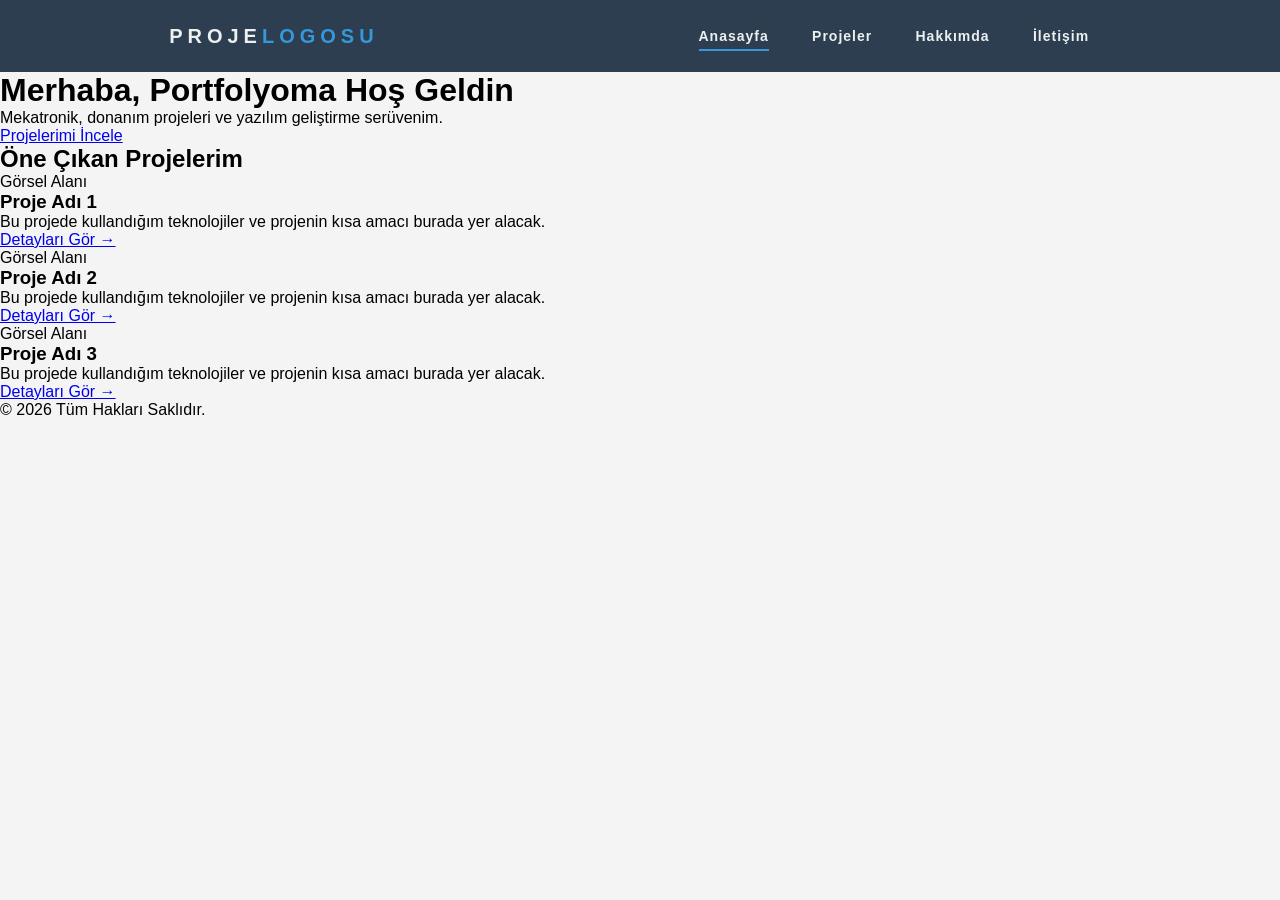
<file: index.html>
<!DOCTYPE html>
<html lang="tr">
<head>
    <meta charset="UTF-8">
    <meta name="viewport" content="width=device-width, initial-scale=1.0">
    <title>Kişisel Portfolyo</title>
    <link rel="stylesheet" href="style.css">
</head>
<body>

    <nav class="navbar">
        <div class="logo">PROJE<span>LOGOSU</span></div>
        <ul class="nav-links">
            <li><a href="#" class="active">Anasayfa</a></li>
            <li><a href="projeler">Projeler</a></li>
            <li><a href="hakkimda">Hakkımda</a></li>
            <li><a href="iletisim">İletişim</a></li>
        </ul>
        <div class="burger">
            <div class="line1"></div>
            <div class="line2"></div>
            <div class="line3"></div>
        </div>
    </nav>

    <header class="hero" id="anasayfa">
        <div class="hero-content">
            <h1>Merhaba, Portfolyoma Hoş Geldin</h1>
            <p>Mekatronik, donanım projeleri ve yazılım geliştirme serüvenim.</p>
            <a href="#projeler" class="btn">Projelerimi İncele</a>
        </div>
    </header>

    <section class="projects-section" id="projeler">
        <h2>Öne Çıkan Projelerim</h2>
        <div class="project-grid">
            
            <div class="project-card">
                <div class="project-image">Görsel Alanı</div>
                <div class="project-info">
                    <h3>Proje Adı 1</h3>
                    <p>Bu projede kullandığım teknolojiler ve projenin kısa amacı burada yer alacak.</p>
                    <a href="#" class="project-link">Detayları Gör &rarr;</a>
                </div>
            </div>

            <div class="project-card">
                <div class="project-image">Görsel Alanı</div>
                <div class="project-info">
                    <h3>Proje Adı 2</h3>
                    <p>Bu projede kullandığım teknolojiler ve projenin kısa amacı burada yer alacak.</p>
                    <a href="#" class="project-link">Detayları Gör &rarr;</a>
                </div>
            </div>

            <div class="project-card">
                <div class="project-image">Görsel Alanı</div>
                <div class="project-info">
                    <h3>Proje Adı 3</h3>
                    <p>Bu projede kullandığım teknolojiler ve projenin kısa amacı burada yer alacak.</p>
                    <a href="#" class="project-link">Detayları Gör &rarr;</a>
                </div>
            </div>

        </div>
    </section>

    <footer>
        <p>&copy; 2026 Tüm Hakları Saklıdır.</p>
    </footer>

</body>
</html>
</file>
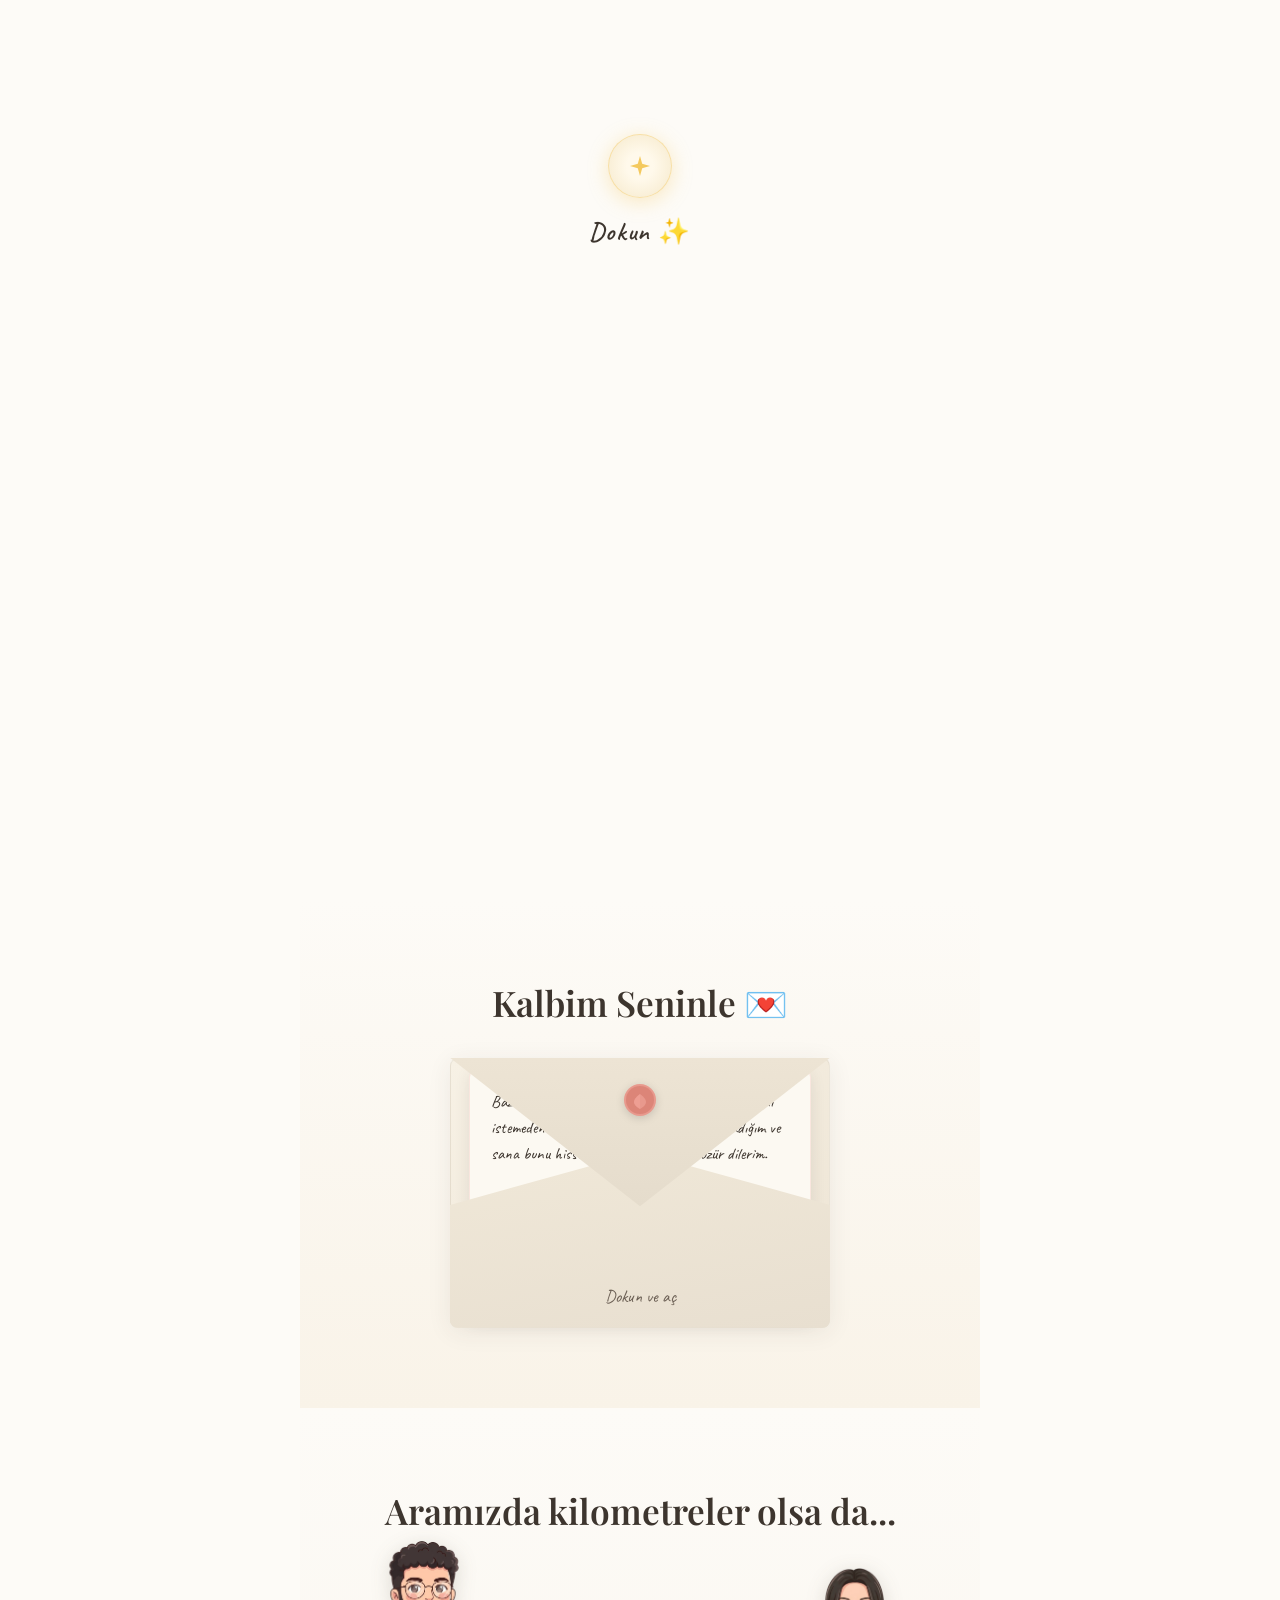
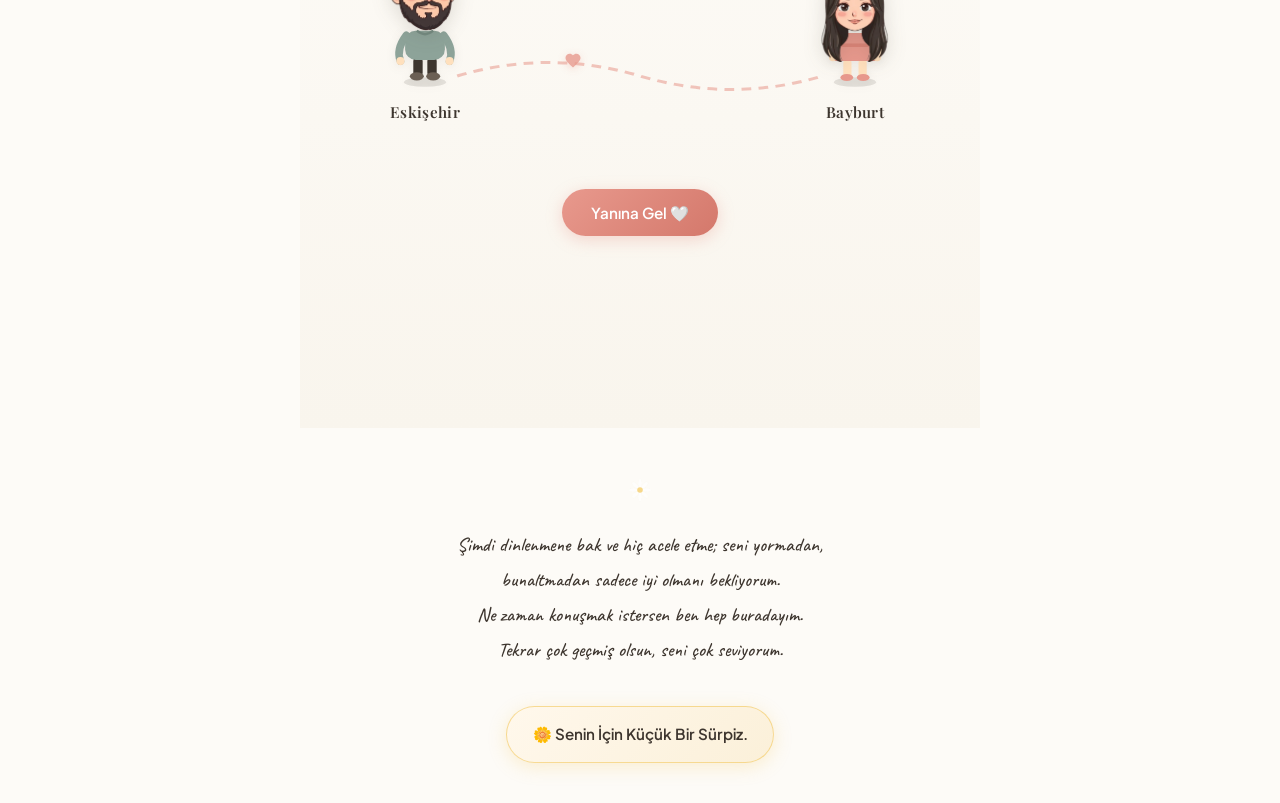
<file: seninicin/index.html>
<!DOCTYPE html>
<html lang="tr">
<head>
  <meta charset="UTF-8">
  <meta name="viewport" content="width=device-width, initial-scale=1.0, viewport-fit=cover">
  <meta name="theme-color" content="#FDFBF7">
  <title>SENİ SEVİYORUM🌼</title>
  <link rel="preconnect" href="https://fonts.googleapis.com">
  <link rel="preconnect" href="https://fonts.gstatic.com" crossorigin>
  <link href="https://fonts.googleapis.com/css2?family=Caveat:wght@400;600&family=Playfair+Display:ital,wght@0,400;0,600;0,700;1,400;1,600&family=Plus+Jakarta+Sans:wght@300;400;500;600&display=swap" rel="stylesheet">
  <link rel="stylesheet" href="style.css">
</head>
<body>

  <!-- ═══════════════ BÖLÜM 1: Açılış Ekranı ═══════════════ -->
  <section id="hero" class="hero">
    <div class="hero-inner">
      <!-- Dokun İpucu (Başlangıç ekranı) -->
      <div class="tap-cue" id="tapCue">
        <div class="tap-circle">
          <svg class="tap-sparkle" width="24" height="24" viewBox="0 0 24 24" fill="none">
            <path d="M12 2L14.2 9.8L22 12L14.2 14.2L12 22L9.8 14.2L2 12L9.8 9.8L12 2Z" fill="#F4C95D"/>
          </svg>
        </div>
        <p class="tap-text">Dokun ✨</p>
      </div>

      <!-- Çiçek Buketi (Papatyalar + Unutma Beni Çiçekleri) -->
      <div class="daisy-container" id="daisyContainer">
        <div class="bouquet-wrapper" id="bouquetWrapper">
          <svg class="daisy-bouquet" viewBox="0 0 340 400" xmlns="http://www.w3.org/2000/svg">
            <!-- Saplar & Yeşillikler -->
            <path d="M170 390 Q130 310 110 240" stroke="#8DA399" stroke-width="3.5" fill="none" stroke-linecap="round"/>
            <path d="M170 390 Q150 290 140 200" stroke="#8DA399" stroke-width="3.5" fill="none" stroke-linecap="round"/>
            <path d="M170 390 Q170 280 170 170" stroke="#8DA399" stroke-width="3.5" fill="none" stroke-linecap="round"/>
            <path d="M170 390 Q190 290 205 200" stroke="#8DA399" stroke-width="3.5" fill="none" stroke-linecap="round"/>
            <path d="M170 390 Q210 310 230 240" stroke="#8DA399" stroke-width="3.5" fill="none" stroke-linecap="round"/>
            
            <!-- Yan yeşil yaprak dalları -->
            <path d="M140 330 Q90 300 95 270" stroke="#8DA399" stroke-width="2.5" fill="#A8C5A055" stroke-linecap="round"/>
            <path d="M200 320 Q250 290 245 260" stroke="#8DA399" stroke-width="2.5" fill="#A8C5A055" stroke-linecap="round"/>
            <path d="M150 270 Q110 240 120 215" stroke="#8DA399" stroke-width="2" fill="#A8C5A044" stroke-linecap="round"/>
            <path d="M190 260 Q230 230 220 205" stroke="#8DA399" stroke-width="2" fill="#A8C5A044" stroke-linecap="round"/>

            <!-- Bağcık/Kurdele detayı -->
            <ellipse cx="170" cy="355" rx="14" ry="7" fill="#E8998D" opacity="0.8"/>
            <path d="M165 358 Q155 380 150 395" stroke="#E8998D" stroke-width="2.5" fill="none" stroke-linecap="round"/>
            <path d="M175 358 Q185 380 190 395" stroke="#E8998D" stroke-width="2.5" fill="none" stroke-linecap="round"/>

            <!-- ═══════ UNUTMA BENİ ÇİÇEKLERİ (Forget-me-not - Mavi Kır Çiçekleri) ═══════ -->
            <!-- Mavi Çiçek 1 (sol alt ara) -->
            <g class="forget-me-not flower-sway-2" transform="translate(100, 260)">
              <circle cx="0" cy="-6" r="4" fill="#6EA8FE"/>
              <circle cx="5.7" cy="-1.8" r="4" fill="#6EA8FE"/>
              <circle cx="3.5" cy="4.8" r="4" fill="#6EA8FE"/>
              <circle cx="-3.5" cy="4.8" r="4" fill="#6EA8FE"/>
              <circle cx="-5.7" cy="-1.8" r="4" fill="#6EA8FE"/>
              <circle cx="0" cy="0" r="2.2" fill="#FFE066"/>
              <circle cx="0" cy="0" r="0.8" fill="#FFFFFF"/>
            </g>

            <!-- Mavi Çiçek 2 (sol üst ara) -->
            <g class="forget-me-not flower-sway-1" transform="translate(125, 175)">
              <circle cx="0" cy="-5.5" r="3.6" fill="#74B0FF"/>
              <circle cx="5.2" cy="-1.7" r="3.6" fill="#74B0FF"/>
              <circle cx="3.2" cy="4.4" r="3.6" fill="#74B0FF"/>
              <circle cx="-3.2" cy="4.4" r="3.6" fill="#74B0FF"/>
              <circle cx="-5.2" cy="-1.7" r="3.6" fill="#74B0FF"/>
              <circle cx="0" cy="0" r="2" fill="#FFE066"/>
              <circle cx="0" cy="0" r="0.7" fill="#FFFFFF"/>
            </g>

            <!-- Mavi Çiçek 3 (merkez ara) -->
            <g class="forget-me-not flower-sway-3" transform="translate(172, 215)">
              <circle cx="0" cy="-5" r="3.4" fill="#6499F0"/>
              <circle cx="4.8" cy="-1.5" r="3.4" fill="#6499F0"/>
              <circle cx="3" cy="4.1" r="3.4" fill="#6499F0"/>
              <circle cx="-3" cy="4.1" r="3.4" fill="#6499F0"/>
              <circle cx="-4.8" cy="-1.5" r="3.4" fill="#6499F0"/>
              <circle cx="0" cy="0" r="1.8" fill="#FFE066"/>
              <circle cx="0" cy="0" r="0.6" fill="#FFFFFF"/>
            </g>

            <!-- Mavi Çiçek 4 (sağ alt ara) -->
            <g class="forget-me-not flower-sway-2" transform="translate(245, 260)">
              <circle cx="0" cy="-6" r="4" fill="#6EA8FE"/>
              <circle cx="5.7" cy="-1.8" r="4" fill="#6EA8FE"/>
              <circle cx="3.5" cy="4.8" r="4" fill="#6EA8FE"/>
              <circle cx="-3.5" cy="4.8" r="4" fill="#6EA8FE"/>
              <circle cx="-5.7" cy="-1.8" r="4" fill="#6EA8FE"/>
              <circle cx="0" cy="0" r="2.2" fill="#FFE066"/>
              <circle cx="0" cy="0" r="0.8" fill="#FFFFFF"/>
            </g>

            <!-- Mavi Çiçek 5 (sağ üst ara) -->
            <g class="forget-me-not flower-sway-1" transform="translate(215, 175)">
              <circle cx="0" cy="-5.5" r="3.6" fill="#74B0FF"/>
              <circle cx="5.2" cy="-1.7" r="3.6" fill="#74B0FF"/>
              <circle cx="3.2" cy="4.4" r="3.6" fill="#74B0FF"/>
              <circle cx="-3.2" cy="4.4" r="3.6" fill="#74B0FF"/>
              <circle cx="-5.2" cy="-1.7" r="3.6" fill="#74B0FF"/>
              <circle cx="0" cy="0" r="2" fill="#FFE066"/>
              <circle cx="0" cy="0" r="0.7" fill="#FFFFFF"/>
            </g>

            <!-- ═══════ PAPATYALAR (5 Adet zengin ve dolgun) ═══════ -->
            <!-- Papatya 1 (En Sol) -->
            <g transform="translate(110, 240)">
              <g class="flower-sway flower-sway-1">
                <ellipse cx="0" cy="-20" rx="6" ry="13" fill="#FFFDF9" stroke="#E8DFD0" stroke-width="0.5" transform="rotate(0)"/>
                <ellipse cx="0" cy="-20" rx="6" ry="13" fill="#FFFDF9" stroke="#E8DFD0" stroke-width="0.5" transform="rotate(30)"/>
                <ellipse cx="0" cy="-20" rx="6" ry="13" fill="#FFFDF9" stroke="#E8DFD0" stroke-width="0.5" transform="rotate(60)"/>
                <ellipse cx="0" cy="-20" rx="6" ry="13" fill="#FFFDF9" stroke="#E8DFD0" stroke-width="0.5" transform="rotate(90)"/>
                <ellipse cx="0" cy="-20" rx="6" ry="13" fill="#FFFDF9" stroke="#E8DFD0" stroke-width="0.5" transform="rotate(120)"/>
                <ellipse cx="0" cy="-20" rx="6" ry="13" fill="#FFFDF9" stroke="#E8DFD0" stroke-width="0.5" transform="rotate(150)"/>
                <ellipse cx="0" cy="-20" rx="6" ry="13" fill="#FFFDF9" stroke="#E8DFD0" stroke-width="0.5" transform="rotate(180)"/>
                <ellipse cx="0" cy="-20" rx="6" ry="13" fill="#FFFDF9" stroke="#E8DFD0" stroke-width="0.5" transform="rotate(210)"/>
                <ellipse cx="0" cy="-20" rx="6" ry="13" fill="#FFFDF9" stroke="#E8DFD0" stroke-width="0.5" transform="rotate(240)"/>
                <ellipse cx="0" cy="-20" rx="6" ry="13" fill="#FFFDF9" stroke="#E8DFD0" stroke-width="0.5" transform="rotate(270)"/>
                <ellipse cx="0" cy="-20" rx="6" ry="13" fill="#FFFDF9" stroke="#E8DFD0" stroke-width="0.5" transform="rotate(300)"/>
                <ellipse cx="0" cy="-20" rx="6" ry="13" fill="#FFFDF9" stroke="#E8DFD0" stroke-width="0.5" transform="rotate(330)"/>
                <circle cx="0" cy="0" r="9.5" fill="#F4C95D"/>
                <circle cx="-2" cy="-2" r="1.6" fill="#E8B84D" opacity="0.6"/>
              </g>
            </g>

            <!-- Papatya 2 (Sol Orta) -->
            <g transform="translate(140, 200)">
              <g class="flower-sway flower-sway-2">
                <ellipse cx="0" cy="-23" rx="7" ry="15" fill="#FFFDF9" stroke="#E8DFD0" stroke-width="0.5" transform="rotate(0)"/>
                <ellipse cx="0" cy="-23" rx="7" ry="15" fill="#FFFDF9" stroke="#E8DFD0" stroke-width="0.5" transform="rotate(30)"/>
                <ellipse cx="0" cy="-23" rx="7" ry="15" fill="#FFFDF9" stroke="#E8DFD0" stroke-width="0.5" transform="rotate(60)"/>
                <ellipse cx="0" cy="-23" rx="7" ry="15" fill="#FFFDF9" stroke="#E8DFD0" stroke-width="0.5" transform="rotate(90)"/>
                <ellipse cx="0" cy="-23" rx="7" ry="15" fill="#FFFDF9" stroke="#E8DFD0" stroke-width="0.5" transform="rotate(120)"/>
                <ellipse cx="0" cy="-23" rx="7" ry="15" fill="#FFFDF9" stroke="#E8DFD0" stroke-width="0.5" transform="rotate(150)"/>
                <ellipse cx="0" cy="-23" rx="7" ry="15" fill="#FFFDF9" stroke="#E8DFD0" stroke-width="0.5" transform="rotate(180)"/>
                <ellipse cx="0" cy="-23" rx="7" ry="15" fill="#FFFDF9" stroke="#E8DFD0" stroke-width="0.5" transform="rotate(210)"/>
                <ellipse cx="0" cy="-23" rx="7" ry="15" fill="#FFFDF9" stroke="#E8DFD0" stroke-width="0.5" transform="rotate(240)"/>
                <ellipse cx="0" cy="-23" rx="7" ry="15" fill="#FFFDF9" stroke="#E8DFD0" stroke-width="0.5" transform="rotate(270)"/>
                <ellipse cx="0" cy="-23" rx="7" ry="15" fill="#FFFDF9" stroke="#E8DFD0" stroke-width="0.5" transform="rotate(300)"/>
                <ellipse cx="0" cy="-23" rx="7" ry="15" fill="#FFFDF9" stroke="#E8DFD0" stroke-width="0.5" transform="rotate(330)"/>
                <circle cx="0" cy="0" r="11" fill="#F4C95D"/>
                <circle cx="-3" cy="-2" r="2" fill="#E8B84D" opacity="0.6"/>
              </g>
            </g>

            <!-- Papatya 3 (En Üst Merkez - En Büyük) -->
            <g transform="translate(170, 160)">
              <g class="flower-sway flower-sway-3">
                <ellipse cx="0" cy="-26" rx="8" ry="17" fill="#FFFFFF" stroke="#E8DFD0" stroke-width="0.5" transform="rotate(0)"/>
                <ellipse cx="0" cy="-26" rx="8" ry="17" fill="#FFFFFF" stroke="#E8DFD0" stroke-width="0.5" transform="rotate(30)"/>
                <ellipse cx="0" cy="-26" rx="8" ry="17" fill="#FFFFFF" stroke="#E8DFD0" stroke-width="0.5" transform="rotate(60)"/>
                <ellipse cx="0" cy="-26" rx="8" ry="17" fill="#FFFFFF" stroke="#E8DFD0" stroke-width="0.5" transform="rotate(90)"/>
                <ellipse cx="0" cy="-26" rx="8" ry="17" fill="#FFFFFF" stroke="#E8DFD0" stroke-width="0.5" transform="rotate(120)"/>
                <ellipse cx="0" cy="-26" rx="8" ry="17" fill="#FFFFFF" stroke="#E8DFD0" stroke-width="0.5" transform="rotate(150)"/>
                <ellipse cx="0" cy="-26" rx="8" ry="17" fill="#FFFFFF" stroke="#E8DFD0" stroke-width="0.5" transform="rotate(180)"/>
                <ellipse cx="0" cy="-26" rx="8" ry="17" fill="#FFFFFF" stroke="#E8DFD0" stroke-width="0.5" transform="rotate(210)"/>
                <ellipse cx="0" cy="-26" rx="8" ry="17" fill="#FFFFFF" stroke="#E8DFD0" stroke-width="0.5" transform="rotate(240)"/>
                <ellipse cx="0" cy="-26" rx="8" ry="17" fill="#FFFFFF" stroke="#E8DFD0" stroke-width="0.5" transform="rotate(270)"/>
                <ellipse cx="0" cy="-26" rx="8" ry="17" fill="#FFFFFF" stroke="#E8DFD0" stroke-width="0.5" transform="rotate(300)"/>
                <ellipse cx="0" cy="-26" rx="8" ry="17" fill="#FFFFFF" stroke="#E8DFD0" stroke-width="0.5" transform="rotate(330)"/>
                <circle cx="0" cy="0" r="13" fill="#F4C95D"/>
                <circle cx="-4" cy="-3" r="2.4" fill="#E8B84D" opacity="0.6"/>
              </g>
            </g>

            <!-- Papatya 4 (Sağ Orta) -->
            <g transform="translate(205, 200)">
              <g class="flower-sway flower-sway-1">
                <ellipse cx="0" cy="-23" rx="7" ry="15" fill="#FFFDF9" stroke="#E8DFD0" stroke-width="0.5" transform="rotate(0)"/>
                <ellipse cx="0" cy="-23" rx="7" ry="15" fill="#FFFDF9" stroke="#E8DFD0" stroke-width="0.5" transform="rotate(30)"/>
                <ellipse cx="0" cy="-23" rx="7" ry="15" fill="#FFFDF9" stroke="#E8DFD0" stroke-width="0.5" transform="rotate(60)"/>
                <ellipse cx="0" cy="-23" rx="7" ry="15" fill="#FFFDF9" stroke="#E8DFD0" stroke-width="0.5" transform="rotate(90)"/>
                <ellipse cx="0" cy="-23" rx="7" ry="15" fill="#FFFDF9" stroke="#E8DFD0" stroke-width="0.5" transform="rotate(120)"/>
                <ellipse cx="0" cy="-23" rx="7" ry="15" fill="#FFFDF9" stroke="#E8DFD0" stroke-width="0.5" transform="rotate(150)"/>
                <ellipse cx="0" cy="-23" rx="7" ry="15" fill="#FFFDF9" stroke="#E8DFD0" stroke-width="0.5" transform="rotate(180)"/>
                <ellipse cx="0" cy="-23" rx="7" ry="15" fill="#FFFDF9" stroke="#E8DFD0" stroke-width="0.5" transform="rotate(210)"/>
                <ellipse cx="0" cy="-23" rx="7" ry="15" fill="#FFFDF9" stroke="#E8DFD0" stroke-width="0.5" transform="rotate(240)"/>
                <ellipse cx="0" cy="-23" rx="7" ry="15" fill="#FFFDF9" stroke="#E8DFD0" stroke-width="0.5" transform="rotate(270)"/>
                <ellipse cx="0" cy="-23" rx="7" ry="15" fill="#FFFDF9" stroke="#E8DFD0" stroke-width="0.5" transform="rotate(300)"/>
                <ellipse cx="0" cy="-23" rx="7" ry="15" fill="#FFFDF9" stroke="#E8DFD0" stroke-width="0.5" transform="rotate(330)"/>
                <circle cx="0" cy="0" r="11" fill="#F4C95D"/>
                <circle cx="3" cy="-2" r="2" fill="#E8B84D" opacity="0.6"/>
              </g>
            </g>

            <!-- Papatya 5 (En Sağ) -->
            <g transform="translate(230, 240)">
              <g class="flower-sway flower-sway-2">
                <ellipse cx="0" cy="-20" rx="6" ry="13" fill="#FFFDF9" stroke="#E8DFD0" stroke-width="0.5" transform="rotate(0)"/>
                <ellipse cx="0" cy="-20" rx="6" ry="13" fill="#FFFDF9" stroke="#E8DFD0" stroke-width="0.5" transform="rotate(30)"/>
                <ellipse cx="0" cy="-20" rx="6" ry="13" fill="#FFFDF9" stroke="#E8DFD0" stroke-width="0.5" transform="rotate(60)"/>
                <ellipse cx="0" cy="-20" rx="6" ry="13" fill="#FFFDF9" stroke="#E8DFD0" stroke-width="0.5" transform="rotate(90)"/>
                <ellipse cx="0" cy="-20" rx="6" ry="13" fill="#FFFDF9" stroke="#E8DFD0" stroke-width="0.5" transform="rotate(120)"/>
                <ellipse cx="0" cy="-20" rx="6" ry="13" fill="#FFFDF9" stroke="#E8DFD0" stroke-width="0.5" transform="rotate(150)"/>
                <ellipse cx="0" cy="-20" rx="6" ry="13" fill="#FFFDF9" stroke="#E8DFD0" stroke-width="0.5" transform="rotate(180)"/>
                <ellipse cx="0" cy="-20" rx="6" ry="13" fill="#FFFDF9" stroke="#E8DFD0" stroke-width="0.5" transform="rotate(210)"/>
                <ellipse cx="0" cy="-20" rx="6" ry="13" fill="#FFFDF9" stroke="#E8DFD0" stroke-width="0.5" transform="rotate(240)"/>
                <ellipse cx="0" cy="-20" rx="6" ry="13" fill="#FFFDF9" stroke="#E8DFD0" stroke-width="0.5" transform="rotate(270)"/>
                <ellipse cx="0" cy="-20" rx="6" ry="13" fill="#FFFDF9" stroke="#E8DFD0" stroke-width="0.5" transform="rotate(300)"/>
                <ellipse cx="0" cy="-20" rx="6" ry="13" fill="#FFFDF9" stroke="#E8DFD0" stroke-width="0.5" transform="rotate(330)"/>
                <circle cx="0" cy="0" r="9.5" fill="#F4C95D"/>
                <circle cx="2" cy="-2" r="1.6" fill="#E8B84D" opacity="0.6"/>
              </g>
            </g>
          </svg>
        </div>
      </div>

      <!-- Açılış sonrası mesaj -->
      <div class="hero-message" id="heroMessage">
        <p class="hero-text">Şu an kapına gerçek bir çiçek bırakamıyorum ama bu papatyalar hiç solmasın, benim için ne kadar önemli olduğunu hep hatırlatsın.</p>
        <div class="scroll-hint" id="scrollHint">
          <span>Aşağı kaydır</span>
          <svg width="24" height="24" viewBox="0 0 24 24" fill="none" stroke="currentColor" stroke-width="2" stroke-linecap="round" stroke-linejoin="round">
            <path d="M7 13l5 5 5-5M7 6l5 5 5-5"/>
          </svg>
        </div>
      </div>
    </div>

    <!-- Yaprak parçacıkları için canvas -->
    <canvas id="petalCanvas"></canvas>
  </section>

  <!-- ═══════════════ BÖLÜM 2: Zarf Mektubu ═══════════════ -->
  <section id="envelope-section" class="section envelope-section">
    <h2 class="section-title reveal">Kalbim Seninle 💌</h2>

    <div class="envelope-wrapper reveal">
      <div class="envelope" id="envelope">
        <!-- Zarf gövdesi -->
        <div class="envelope-body">
          <div class="envelope-back"></div>

          <!-- Mektup kağıdı -->
          <div class="letter" id="letter">
            <p class="letter-text">
              Bazen kelimeleri doğru seçemeyip en sevdiğim insanı istemeden kırabiliyorum. Dün yanında olamadığım ve sana bunu hissettiremediğim için çok özür dilerim.<br><br>
              Uzakta olsam da her an seni düşünüyorum; senin sağlığın ve mutluluğun benim için dünyalara bedel. Bir an önce tamamen toparlanmanı diliyorum, seni çok seviyorum.
            </p>
          </div>

          <!-- Zarf ön kapağı -->
          <div class="envelope-front"></div>
        </div>

        <!-- Zarf kapağı (üst flap) -->
        <div class="envelope-flap" id="envelopeFlap">
          <div class="wax-seal">
            <svg width="36" height="36" viewBox="0 0 36 36" xmlns="http://www.w3.org/2000/svg">
              <circle cx="18" cy="18" r="16" fill="#E8998D"/>
              <circle cx="18" cy="18" r="14" fill="#D4786B" opacity="0.6"/>
              <path d="M18 12 C18 12, 12 16, 12 20 C12 24, 18 27, 18 27 C18 27, 24 24, 24 20 C24 16, 18 12, 18 12Z" fill="#E8998D"/>
              <path d="M18 12 C18 12, 12 16, 12 20 C12 24, 18 27, 18 27" fill="#F4A39A" opacity="0.5"/>
            </svg>
          </div>
        </div>

        <span class="envelope-label" id="envelopeLabel">Dokun ve aç</span>
      </div>
    </div>
  </section>

  <!-- ═══════════════ BÖLÜM 3: Mesafe & Karakter Buluşması ═══════════════ -->
  <section id="distance-section" class="section distance-section">
    <h2 class="section-title reveal">Aramızda kilometreler olsa da...</h2>

    <div class="journey-container reveal" id="journeyContainer">
      <div class="distance-stage" id="distanceStage">
        <!-- Sol Şehir: Eskişehir ve Erkek Karakter (Tek position: relative kapsayıcı) -->
        <div class="char-station station-left" id="stationLeft">
          <div class="character-container boy-character" id="boyChar">
            <!-- Sarılma anında tepelerinde süzülecek minik kalpler -->
            <div class="hug-overhead-hearts" id="overheadHearts">
              <span class="overhead-heart oh1">💖</span>
              <span class="overhead-heart oh2">🌸</span>
              <span class="overhead-heart oh3">💕</span>
              <span class="overhead-heart oh4">💗</span>
            </div>

            <img src="ardak.png" alt="Arda" class="character-head boy-head-img" id="boyHeadImg">
            <svg class="character-body-svg boy-body" viewBox="0 0 70 65" width="82" height="76" xmlns="http://www.w3.org/2000/svg">
              <!-- Gölge -->
              <ellipse cx="35" cy="60" rx="18" ry="4" fill="#3D352E" opacity="0.12"/>
              <!-- Bacaklar -->
              <rect x="25" y="38" width="8" height="18" rx="4" fill="#3D352E"/>
              <rect x="37" y="38" width="8" height="18" rx="4" fill="#3D352E"/>
              <ellipse cx="28" cy="55" rx="6" ry="3.5" fill="#6B5F54"/>
              <ellipse cx="42" cy="55" rx="6" ry="3.5" fill="#6B5F54"/>
              <!-- Vücut (Adaçayı Yeşili Kazak) -->
              <rect x="18" y="16" width="34" height="25" rx="9" fill="#8DA399"/>
              <!-- Yaka detayı -->
              <path d="M28 16 Q35 22 42 16" stroke="#758B82" stroke-width="2" fill="none"/>
              <!-- Sol Kol (Dış kol) -->
              <path class="boy-arm-left" d="M19 20 Q10 32 14 42" stroke="#8DA399" stroke-width="6.5" stroke-linecap="round" fill="none"/>
              <circle cx="14" cy="42" r="3.5" fill="#FFE0BD"/>
              <!-- Sağ Kol (İç kol - Kızın beline/omzuna uzanan sarılma kolu) -->
              <g class="boy-hug-arm-group">
                <path class="boy-arm-right" d="M51 20 Q60 32 56 42" stroke="#8DA399" stroke-width="6.5" stroke-linecap="round" fill="none"/>
                <circle class="boy-hand-right" cx="56" cy="42" r="3.5" fill="#FFE0BD"/>
              </g>
            </svg>
          </div>
          <span class="city-name">Eskişehir</span>
        </div>

        <!-- Aradaki Kavisli Yol -->
        <div class="road-track" id="roadTrack">
          <svg class="road-svg" viewBox="0 0 320 70" preserveAspectRatio="none" xmlns="http://www.w3.org/2000/svg">
            <path id="journeyPath" d="M10 35 Q85 8 160 35 Q235 62 310 35" stroke="#E8998D" stroke-width="3" stroke-dasharray="8 6" fill="none" opacity="0.55"/>
          </svg>
          <!-- Yolda hareket eden küçük kalp -->
          <div class="path-runner-heart" id="pathRunnerHeart">
            <svg width="18" height="18" viewBox="0 0 24 24" fill="#E8998D">
              <path d="M12 21.35l-1.45-1.32C5.4 15.36 2 12.28 2 8.5 2 5.42 4.42 3 7.5 3c1.74 0 3.41.81 4.5 2.09C13.09 3.81 14.76 3 16.5 3 19.58 3 22 5.42 22 8.5c0 3.78-3.4 6.86-8.55 11.54L12 21.35z"/>
            </svg>
          </div>
        </div>

        <!-- Sağ Şehir: Bayburt ve Kadın Karakter (Tek position: relative kapsayıcı) -->
        <div class="char-station station-right" id="stationRight">
          <div class="character-container girl-character" id="girlChar">
            <img src="zeynepk.png" alt="Zeynep" class="character-head girl-head-img" id="girlHeadImg">
            <svg class="character-body-svg girl-body" viewBox="0 0 70 65" width="82" height="76" xmlns="http://www.w3.org/2000/svg">
              <!-- Gölge -->
              <ellipse cx="35" cy="60" rx="18" ry="4" fill="#3D352E" opacity="0.12"/>
              <!-- Bacaklar -->
              <rect x="25" y="40" width="7" height="17" rx="3.5" fill="#FFE0BD"/>
              <rect x="38" y="40" width="7" height="17" rx="3.5" fill="#FFE0BD"/>
              <ellipse cx="28" cy="56" rx="5.5" ry="3" fill="#E8998D"/>
              <ellipse cx="42" cy="56" rx="5.5" ry="3" fill="#E8998D"/>
              <!-- Elbise (Pastel Mercan/Şeftali) -->
              <path d="M21 18 L49 18 L55 42 L15 42 Z" fill="#E8998D"/>
              <!-- Kemer/Fiyonk -->
              <rect x="23" y="27" width="24" height="3" rx="1.5" fill="#D4786B" opacity="0.6"/>
              <!-- Sol Kol (İç kol - Erkeğin omzuna/sırtına uzanan sarılma kolu) -->
              <g class="girl-hug-arm-group">
                <path class="girl-arm-left" d="M20 20 Q12 30 16 39" stroke="#FFE0BD" stroke-width="5.5" stroke-linecap="round" fill="none"/>
                <circle class="girl-hand-left" cx="16" cy="39" r="3.2" fill="#FFE0BD"/>
              </g>
              <!-- Sağ Kol (Dış kol) -->
              <path class="girl-arm-right" d="M50 20 Q58 30 54 39" stroke="#FFE0BD" stroke-width="5.5" stroke-linecap="round" fill="none"/>
              <circle cx="54" cy="39" r="3.2" fill="#FFE0BD"/>
            </svg>
          </div>
          <span class="city-name">Bayburt</span>
        </div>
      </div>

      <!-- Etkileşim Butonu -->
      <button class="come-to-you-btn" id="comeToYouBtn">
        <span>Yanına Gel 🤍</span>
      </button>

      <!-- Sarılınca Beliren Kalpler & Mesaj -->
      <div class="hug-message-box" id="hugMessageBox">
        <div class="floating-hearts" id="floatingHearts">
          <span class="f-heart h1">💖</span>
          <span class="f-heart h2">🌸</span>
          <span class="f-heart h3">💕</span>
          <span class="f-heart h4">✨</span>
          <span class="f-heart h5">💗</span>
        </div>
        <p class="hug-quote">Mesafeler sadece sayıdan ibaret, kalbim hep seninle.</p>
      </div>
    </div>
  </section>

  <!-- ═══════════════ BÖLÜM 5: Footer ═══════════════ -->
  <footer class="footer reveal">
    <div class="footer-daisy">
      <svg width="28" height="28" viewBox="0 0 60 60" xmlns="http://www.w3.org/2000/svg">
        <g transform="translate(30,30)">
          <ellipse cx="0" cy="-14" rx="4" ry="10" fill="white" stroke="#f0e6d0" stroke-width="0.3" transform="rotate(0)"/>
          <ellipse cx="0" cy="-14" rx="4" ry="10" fill="white" stroke="#f0e6d0" stroke-width="0.3" transform="rotate(45)"/>
          <ellipse cx="0" cy="-14" rx="4" ry="10" fill="white" stroke="#f0e6d0" stroke-width="0.3" transform="rotate(90)"/>
          <ellipse cx="0" cy="-14" rx="4" ry="10" fill="white" stroke="#f0e6d0" stroke-width="0.3" transform="rotate(135)"/>
          <ellipse cx="0" cy="-14" rx="4" ry="10" fill="white" stroke="#f0e6d0" stroke-width="0.3" transform="rotate(180)"/>
          <ellipse cx="0" cy="-14" rx="4" ry="10" fill="white" stroke="#f0e6d0" stroke-width="0.3" transform="rotate(225)"/>
          <ellipse cx="0" cy="-14" rx="4" ry="10" fill="white" stroke="#f0e6d0" stroke-width="0.3" transform="rotate(270)"/>
          <ellipse cx="0" cy="-14" rx="4" ry="10" fill="white" stroke="#f0e6d0" stroke-width="0.3" transform="rotate(315)"/>
          <circle cx="0" cy="0" r="6" fill="#F4C95D"/>
        </g>
      </svg>
    </div>
    <p class="footer-text">Şimdi dinlenmene bak ve hiç acele etme; seni yormadan, bunaltmadan sadece iyi olmanı bekliyorum.<br>Ne zaman konuşmak istersen ben hep buradayım.<br>Tekrar çok geçmiş olsun, seni çok seviyorum.</p>
    
    <a href="papatyafali.html" class="fortune-link-btn">
      <span>🌼 Senin İçin Küçük Bir Sürpiz.</span>
    </a>
  </footer>

  <script src="script.js"></script>
</body>
</html>
</file>
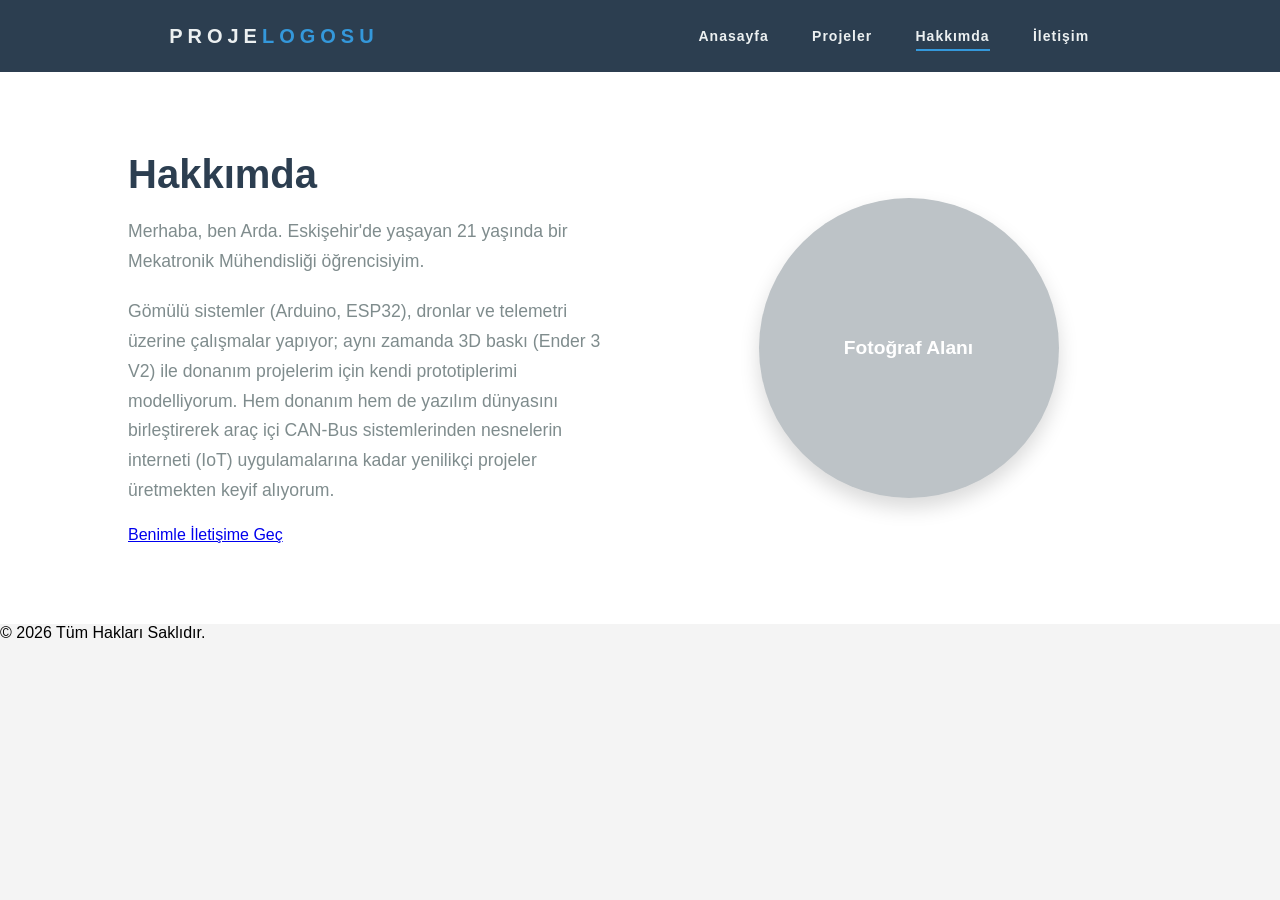
<file: hakkimda.html>
<!DOCTYPE html>
<html lang="tr">
<head>
    <meta charset="UTF-8">
    <meta name="viewport" content="width=device-width, initial-scale=1.0">
    <title>Hakkımda | Portfolyo</title>
    <link rel="stylesheet" href="style.css">
</head>
<body>

    <nav class="navbar">
        <div class="logo">PROJE<span>LOGOSU</span></div>
        <ul class="nav-links">
            <li><a href="index">Anasayfa</a></li>
            <li><a href="projeler">Projeler</a></li> 
            <li><a href="hakkimda"class="active">Hakkımda</a></li>
            <li><a href="iletisim">İletişim</a></li>
        </ul>
        <div class="burger">
            <div class="line1"></div>
            <div class="line2"></div>
            <div class="line3"></div>
        </div>
    </nav>

    <section class="about-section" id="hakkimda">
        <div class="about-content">
            <h2>Hakkımda</h2>
            <p>Merhaba, ben Arda. Eskişehir'de yaşayan 21 yaşında bir Mekatronik Mühendisliği öğrencisiyim.</p>
            <p>Gömülü sistemler (Arduino, ESP32), dronlar ve telemetri üzerine çalışmalar yapıyor; aynı zamanda 3D baskı (Ender 3 V2) ile donanım projelerim için kendi prototiplerimi modelliyorum. Hem donanım hem de yazılım dünyasını birleştirerek araç içi CAN-Bus sistemlerinden nesnelerin interneti (IoT) uygulamalarına kadar yenilikçi projeler üretmekten keyif alıyorum.</p>
            <a href="iletisim.html" class="btn">Benimle İletişime Geç</a>
        </div>
        <div class="about-image">
            <div class="placeholder-img">Fotoğraf Alanı</div>
        </div>
    </section>

    <footer>
        <p>&copy; 2026 Tüm Hakları Saklıdır.</
</file>
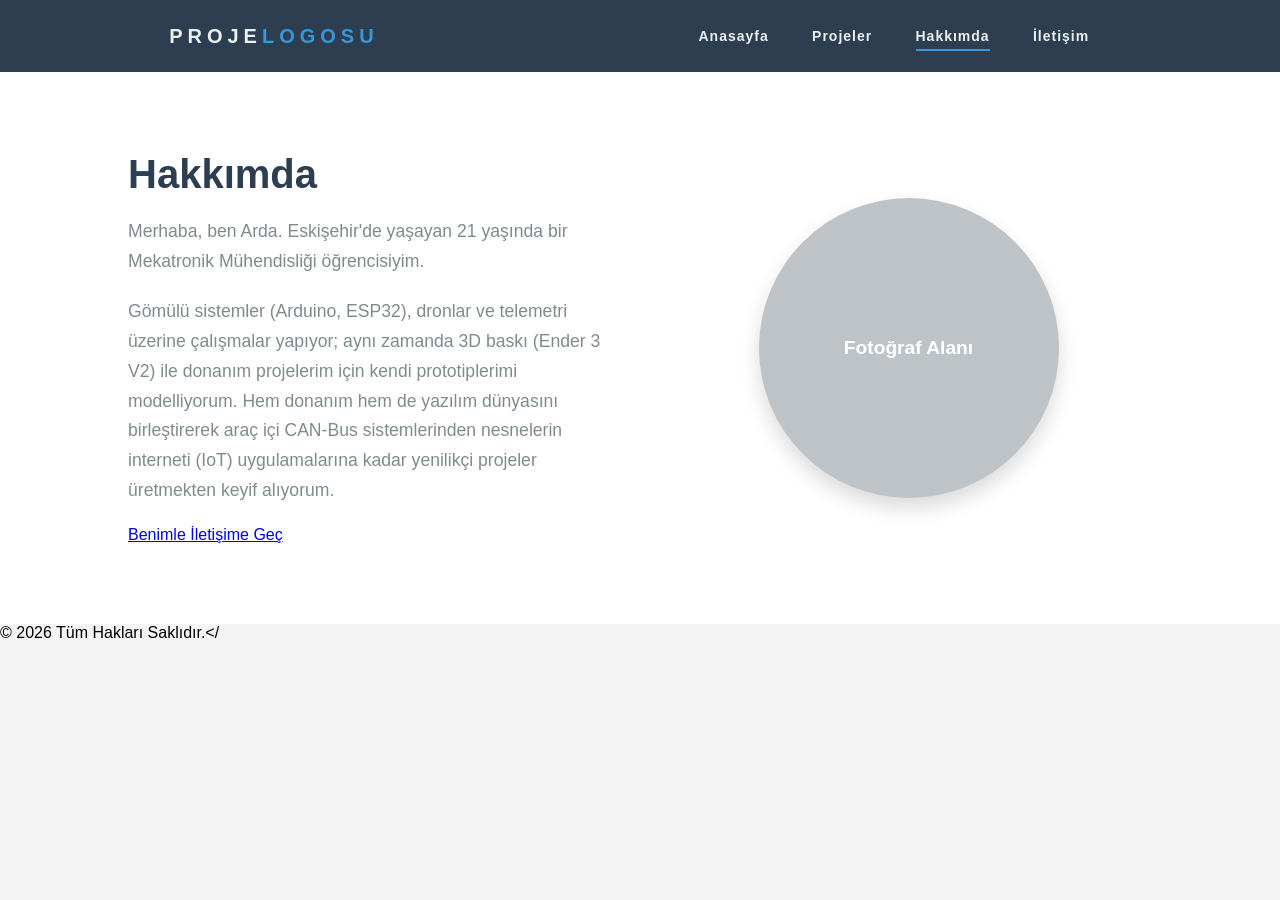
<file: hakkımda.html>
<!DOCTYPE html>
<html lang="tr">
<head>
    <meta charset="UTF-8">
    <meta name="viewport" content="width=device-width, initial-scale=1.0">
    <title>Projelerim | Portfolyo</title>
    <link rel="stylesheet" href="style.css">
</head>
<body>

    <nav class="navbar">
        <div class="logo">PROJE<span>LOGOSU</span></div>
        <ul class="nav-links">
            <li><a href="index.html">Anasayfa</a></li>
            <li><a href="projeler.html">Projeler</a></li> 
            <li><a href="hakkımda.html"class="active">Hakkımda</a></li>
            <li><a href="iletisim.html">İletişim</a></li>
        </ul>
        <div class="burger">
            <div class="line1"></div>
            <div class="line2"></div>
            <div class="line3"></div>
        </div>
    </nav>

    <section class="about-section" id="hakkimda">
        <div class="about-content">
            <h2>Hakkımda</h2>
            <p>Merhaba, ben Arda. Eskişehir'de yaşayan 21 yaşında bir Mekatronik Mühendisliği öğrencisiyim.</p>
            <p>Gömülü sistemler (Arduino, ESP32), dronlar ve telemetri üzerine çalışmalar yapıyor; aynı zamanda 3D baskı (Ender 3 V2) ile donanım projelerim için kendi prototiplerimi modelliyorum. Hem donanım hem de yazılım dünyasını birleştirerek araç içi CAN-Bus sistemlerinden nesnelerin interneti (IoT) uygulamalarına kadar yenilikçi projeler üretmekten keyif alıyorum.</p>
            <a href="iletisim.html" class="btn">Benimle İletişime Geç</a>
        </div>
        <div class="about-image">
            <div class="placeholder-img">Fotoğraf Alanı</div>
        </div>
    </section>

    <footer>
        <p>&copy; 2026 Tüm Hakları Saklıdır.</
</file>
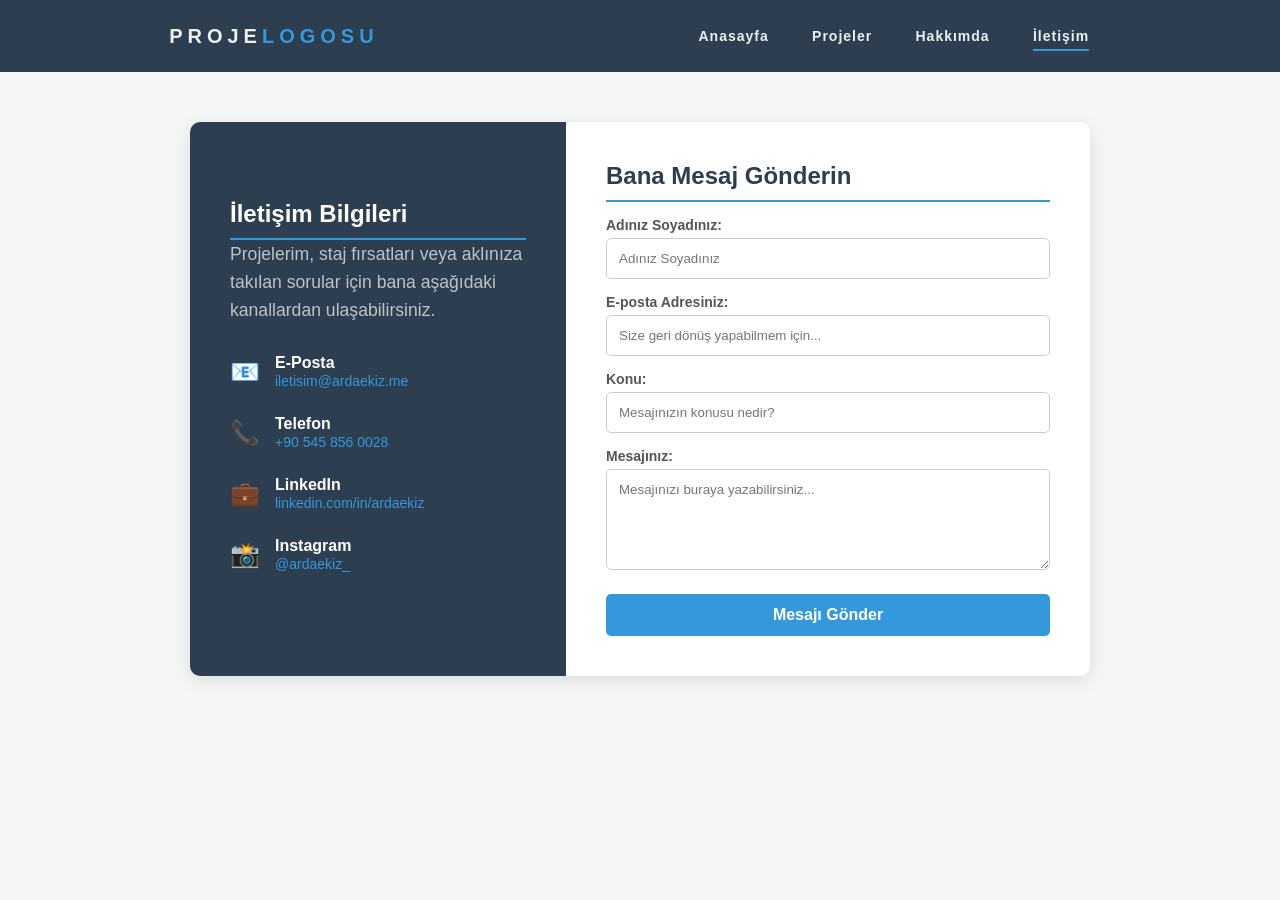
<file: iletisim.html>
<!DOCTYPE html>
<html lang="tr">
<head>
    <meta charset="UTF-8">
    <meta name="viewport" content="width=device-width, initial-scale=1.0">
    <title>İletişim | Arda Ekiz</title>
    <link rel="stylesheet" href="style.css">
    <style>
        body { font-family: 'Segoe UI', Tahoma, Geneva, Verdana, sans-serif; background-color: #f4f7f6; color: #333; margin: 0; padding: 0; }
        
        /* Üst Menü */
        nav { background: #2c3e50; padding: 15px; text-align: center; }
        nav a { color: white; text-decoration: none; margin: 0 15px; font-weight: bold; font-size: 16px; }
        nav a:hover { color: #3498db; }
        
        /* İki Sütunlu Ana Konteyner */
        .contact-wrapper { 
            display: flex; 
            max-width: 900px; 
            margin: 50px auto; 
            background: white; 
            border-radius: 10px; 
            box-shadow: 0 5px 20px rgba(0,0,0,0.1); 
            overflow: hidden; /* Kenar kıvrımlarından taşmayı önler */
        }
        
        /* Sol Kutu (İletişim Bilgileri) */
        .contact-info { 
            flex: 1; 
            background: #2c3e50; 
            color: white; 
            padding: 40px; 
        }
        .contact-info h2 { margin-top: 0; color: white; border-bottom: 2px solid #3498db; padding-bottom: 10px; }
        .contact-info p { color: #bdc3c7; margin-bottom: 30px; line-height: 1.6; }
        
        .info-item { display: flex; align-items: center; margin-bottom: 25px; }
        .info-item .icon { font-size: 24px; margin-right: 15px; }
        .info-item h4 { margin: 0; color: white; font-size: 16px; }
        .info-item a, .info-item span { color: #3498db; text-decoration: none; font-size: 14px; }
        .info-item a:hover { color: #2980b9; text-decoration: underline; }

        /* Sağ Kutu (Form Alanı) */
        .form-container { 
            flex: 1.5; 
            padding: 40px; 
        }
        .form-container h2 { margin-top: 0; color: #2c3e50; border-bottom: 2px solid #3498db; padding-bottom: 10px; }
        label { display: block; margin-top: 15px; font-weight: bold; color: #555; font-size: 14px; }
        input[type="text"], input[type="email"], textarea { width: 100%; padding: 12px; margin-top: 5px; border: 1px solid #ccc; border-radius: 5px; box-sizing: border-box; font-family: inherit; }
        button { margin-top: 20px; background-color: #3498db; color: white; border: none; padding: 12px 20px; width: 100%; border-radius: 5px; font-size: 16px; font-weight: bold; cursor: pointer; transition: 0.3s; }
        button:hover { background-color: #2980b9; }

        /* Mobil Cihazlar İçin Uyum (Telefonda Alt Alta Dizilir) */
        @media (max-width: 768px) {
            .contact-wrapper { flex-direction: column; margin: 20px; }
        }
    </style>
</head>
<body>

    
     <nav class="navbar">
        <div class="logo">PROJE<span>LOGOSU</span></div>
        <ul class="nav-links">
            <li><a href="index">Anasayfa</a></li> <li><a href="index.html#projeler">Projeler</a></li>
            <li><a href="hakkimda">Hakkımda</a></li>
            <li><a href="iletisim" class="active">İletişim</a></li> </ul>
        <div class="burger">
            <div class="line1"></div>
            <div class="line2"></div>
            <div class="line3"></div>
        </div>
    </nav>

    <div class="contact-wrapper">
        
        <div class="contact-info">
            <h2>İletişim Bilgileri</h2>
            <p>Projelerim, staj fırsatları veya aklınıza takılan sorular için bana aşağıdaki kanallardan ulaşabilirsiniz.</p>

            <div class="info-item">
                <div class="icon">📧</div>
                <div>
                    <h4>E-Posta</h4>
                    <a href="mailto:iletisim@ardaekiz.me">iletisim@ardaekiz.me</a>
                </div>
            </div>

            <div class="info-item">
                <div class="icon">📞</div>
                <div>
                    <h4>Telefon</h4>
                    <span>+90 545 856 0028</span>
                </div>
            </div>

            <div class="info-item">
                <div class="icon">💼</div>
                <div>
                    <h4>LinkedIn</h4>
                    <a href="https://www.linkedin.com/in/ardaekiz/" target="_blank">linkedin.com/in/ardaekiz</a>
                </div>
            </div>

            <div class="info-item">
                <div class="icon">📸</div>
                <div>
                    <h4>Instagram</h4>
                    <a href="https://instagram.com/ardaekiz_" target="_blank">@ardaekiz_</a>
                </div>
            </div>
        </div>

        <div class="form-container">
            <h2>Bana Mesaj Gönderin</h2>
            <form action="https://formspree.io/f/meerzljj" method="POST">
                
                <label>Adınız Soyadınız:</label>
                <input type="text" name="isim" required placeholder="Adınız Soyadınız">
                
                <label>E-posta Adresiniz:</label>
                <input type="email" name="email" required placeholder="Size geri dönüş yapabilmem için...">
                
                <label>Konu:</label>
                <input type="text" name="konu" required placeholder="Mesajınızın konusu nedir?">
                
                <label>Mesajınız:</label>
                <textarea name="mesaj" rows="5" required placeholder="Mesajınızı buraya yazabilirsiniz..."></textarea>
                
                <button type="submit">Mesajı Gönder</button>
            </form>
        </div>
        
    </div>

</body>
</html>
</file>
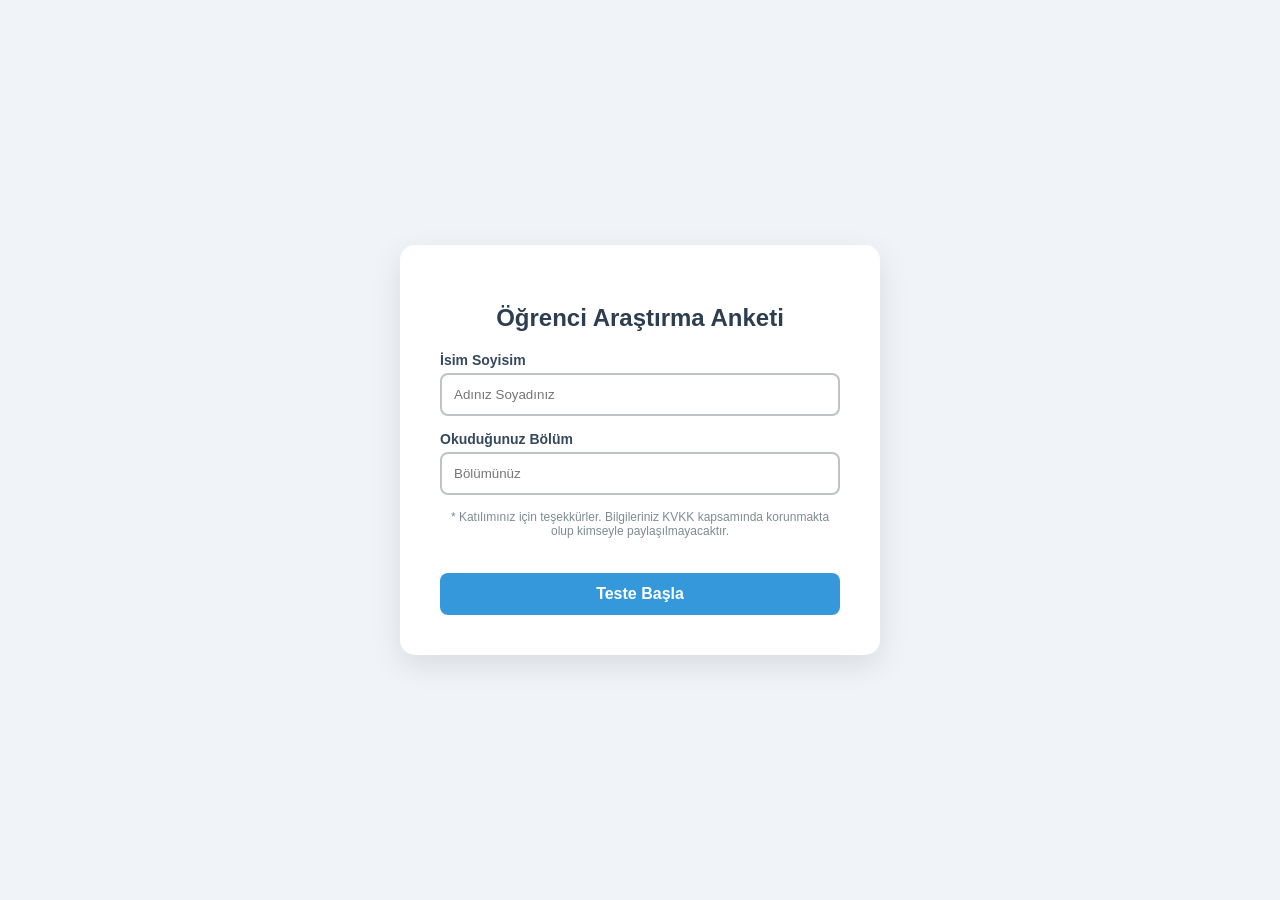
<file: index1142124.html>
<!DOCTYPE html>
<html lang="tr">
<head>
    <meta charset="UTF-8">
    <meta name="viewport" content="width=device-width, initial-scale=1.0">
    <title>Öğrenci Araştırma Anketi</title>
    <style>
        body {
            font-family: 'Segoe UI', Tahoma, Geneva, Verdana, sans-serif;
            background-color: #f0f4f8;
            display: flex;
            justify-content: center;
            align-items: center;
            height: 100vh;
            margin: 0;
            text-align: center;
            overflow: hidden;
        }
        .container {
            background: white;
            padding: 40px;
            border-radius: 15px;
            box-shadow: 0 10px 30px rgba(0,0,0,0.1);
            max-width: 400px;
            width: 90%;
            position: relative;
        }
        h2 {
            color: #2c3e50;
            margin-bottom: 20px;
        }
        p.small-text {
            font-size: 12px;
            color: #7f8c8d;
            margin-bottom: 25px;
        }
        .form-group {
            margin-bottom: 15px;
            text-align: left;
        }
        label {
            display: block;
            margin-bottom: 5px;
            color: #34495e;
            font-weight: bold;
            font-size: 14px;
        }
        input {
            width: 100%;
            padding: 12px;
            border: 2px solid #bdc3c7;
            border-radius: 8px;
            box-sizing: border-box;
            outline: none;
            transition: border-color 0.3s;
        }
        input:focus {
            border-color: #3498db;
        }
        button {
            background-color: #3498db;
            color: white;
            padding: 12px 20px;
            font-size: 16px;
            font-weight: bold;
            border: none;
            border-radius: 8px;
            cursor: pointer;
            width: 100%;
            transition: background-color 0.3s, transform 0.1s;
            margin-top: 10px;
        }
        button:hover {
            background-color: #2980b9;
        }
        button:active {
            transform: scale(0.98);
        }
        
        /* Anket Ekranı */
        .option-btn {
            background-color: #ecf0f1;
            color: #2c3e50;
            border: 2px solid #bdc3c7;
            margin-bottom: 10px;
        }
        .option-btn:hover {
            background-color: #d5dbdb;
            border-color: #95a5a6;
        }

        /* Sonuç ve Sürpriz Ekranı */
        #result-screen h2 {
            color: #e74c3c;
        }
        .buttons-container {
            display: flex;
            justify-content: center;
            gap: 15px;
            margin-top: 20px;
            transition: all 0.3s ease;
        }
        #btn-evet {
            background-color: #2ecc71;
            width: auto;
            padding: 12px 30px;
        }
        #btn-hayir {
            background-color: #e74c3c;
            width: auto;
            padding: 12px 30px;
        }

        /* Ekran Geçişleri İçin Sınıflar */
        .screen {
            display: none;
            animation: fadeIn 0.5s ease;
        }
        .active {
            display: block;
        }
        
        @keyframes fadeIn {
            from { opacity: 0; transform: translateY(10px); }
            to { opacity: 1; transform: translateY(0); }
        }

        /* Yükleme Animasyonu */
        .loader {
            border: 5px solid #f3f3f3;
            border-top: 5px solid #e74c3c;
            border-radius: 50%;
            width: 50px;
            height: 50px;
            animation: spin 1s linear infinite;
            margin: 0 auto 20px auto;
        }
        @keyframes spin {
            0% { transform: rotate(0deg); }
            100% { transform: rotate(360deg); }
        }
    </style>
</head>
<body>

<div class="container">
    
    <div id="welcome-screen" class="screen active">
        <h2>Öğrenci Araştırma Anketi</h2>
        <div class="form-group">
            <label>İsim Soyisim</label>
            <input type="text" id="isim" placeholder="Adınız Soyadınız" autocomplete="off">
        </div>
        <div class="form-group">
            <label>Okuduğunuz Bölüm</label>
            <input type="text" id="bolum" placeholder="Bölümünüz" autocomplete="off">
        </div>
        <p class="small-text">* Katılımınız için teşekkürler. Bilgileriniz KVKK kapsamında korunmakta olup kimseyle paylaşılmayacaktır.</p>
        <button id="btn-basla">Teste Başla</button>
    </div>

    <div id="survey-screen" class="screen">
        <h3 id="question-text" style="color: #34495e; margin-bottom: 30px;">Soru buraya gelecek</h3>
        <div id="options-container">
            </div>
        <p style="margin-top: 20px; color: #7f8c8d; font-size: 14px;" id="progress-text">Soru 1 / 5</p>
    </div>

    <div id="loading-screen" class="screen">
        <div class="loader"></div>
        <h3 style="color: #2c3e50;">Veriler Analiz Ediliyor...</h3>
        <p style="color: #7f8c8d;">Sinerji uyumu hesaplanıyor</p>
    </div>

    <div id="result-screen" class="screen">
        <h2>%96 Uyum! 🎉</h2>
        <p style="font-size: 16px; color: #2c3e50; font-weight: 500;">Görünüşe göre frekanslarımız fazlasıyla tutuyor.</p>
        <h3 id="teklif-text" style="margin: 20px 0; color: #e74c3c;">Teklif metni buraya gelecek</h3>
        
        <div class="buttons-container" id="yes-no-container">
            <button id="btn-evet">Evet</button>
            <button id="btn-hayir">Hayır</button>
        </div>
    </div>

    <div id="appointment-screen" class="screen">
        <h2>Harika! 🥳</h2>
        <p style="margin-bottom: 20px; color: #34495e;">Detayları netleştirelim:</p>
        <div class="form-group">
            <label>Tarih:</label>
            <input type="date" id="randevu-tarih">
        </div>
        <div class="form-group">
            <label>Saat:</label>
            <input type="time" id="randevu-saat">
        </div>
        <button id="btn-onayla" style="background-color: #2ecc71;">Planı Onayla</button>
    </div>

</div>

<script>
    // Havuzdaki 20 Soru
    const allQuestions = [
        { q: "Güne başlarken hangisi vazgeçilmezin?", opts: ["Kesinlikle kahve ☕", "Çay olmadan uyanamam 🫖"] },
        { q: "Hafta sonu enerjin hangisine daha yakın?", opts: ["Doğada/parkta sakin bir yürüyüş 🌳", "Kalabalık ve enerjik bir mekan 🎉"] },
        { q: "Hayatı nasıl yaşarsın?", opts: ["Her şey planlı programlı olmalı 📅", "Akışına bırak, anı yaşa 🌊"] },
        { q: "Uyku düzenin nasıldır?", opts: ["Erken kalkan yol alır (Sabah insanı) 🌅", "Gece yeni başlıyor (Gece kuşu) 🦉"] },
        { q: "Hangi evcil hayvanın enerjisi sana daha uygun?", opts: ["Köpeklerin sadakati ve enerjisi 🐕", "Kedilerin havalı umursamazlığı 🐈"] },
        { q: "Müzik dinleme tarzın?", opts: ["Camlar açık son ses şarkı söylemek 🚗", "Kulaklığı takıp kendi dünyana dalmak 🎧"] },
        { q: "Tatlı krizin geldiğinde?", opts: ["Çikolatalı, yoğun bir tatlı 🍫", "Meyveli, hafif ve ferah bir şeyler 🍓"] },
        { q: "İdeal bir boş gününde ne yaparsın?", opts: ["Bilgisayar/konsol oyunlarına gömülmek 🎮", "Dizi/film maratonu yapmak 🍿"] },
        { q: "Film izlerken nasılsındır?", opts: ["Mantık hatalarına takılırım 🕵️‍♀️", "Sadece anın ve hikayenin tadını çıkarırım 🎬"] },
        { q: "Bir sorunla karşılaştığında?", opts: ["Pratik ve hızlı bir çözüm üretirim ⚡", "Her detayı mantık çerçevesinde analiz ederim 🧩"] },
        { q: "Teknolojiyle aran nasıldır?", opts: ["Bozulana kadar kullanırım 📻", "En son çıkan yenilikleri severim 🚀"] },
        { q: "İlk buluşmada garip bir sessizlik olduğunda?", opts: ["O sessizliğin tadını çıkarırım 🤫", "Hemen yeni ve eğlenceli bir konu açarım 🗣️"] },
        { q: "Bir süper gücün olsa hangisini seçerdin?", opts: ["İnsanların zihnini okumak 🧠", "Zamanda yolculuk yapmak ⏳"] },
        { q: "Hemen bir yetenek edinebilsen?", opts: ["Yeni bir dili sular seller gibi konuşmak 🌍", "Bir enstrümanı virtüöz gibi çalmak 🎸"] },
        { q: "Tatil anlayışın nasıldır?", opts: ["Bilinmeyen sokaklarda haritasız kaybolmak 🗺️", "Lüks bir otelde bütün gün dinlenmek 🏖️"] },
        { q: "Nasıl seyahat etmeyi seversin?", opts: ["Kendi arabanla uzun yola çıkmak 🛣️", "Uçakla hızlıca hedefe varmak ✈️"] },
        { q: "Şu an bu testi çözerken içinden geçenler?", opts: ["Bu ne kadar garip bir anket 🤔", "Eğlenceliymiş, bakalım ne çıkacak 😎"] },
        { q: "Yemek tercihin genellikle nasıldır?", opts: ["Ev yapımı, sağlıklı bir öğün 🥗", "Dışarıdan söylenen efsane bir fast food 🍔"] },
        { q: "Hediye anlayışın hangisine yakın?", opts: ["Kendi elleriyle yapılmış bir emek 🛠️", "Şık ve kaliteli bir mağaza ürünü 🎁"] },
        { q: "Egzersiz tarzın?", opts: ["Salon sporları ve ağırlık 💪", "Açık havada tempolu yürüyüş/koşu 🏃‍♀️"] }
    ];

    // Sabit 5. Soru
    const finalQuestion = {
        q: "Son olarak, keyifli bir gün geçirmek istesen hangi mekanı tercih edersin?",
        opts: [
            "Şehrin en iyi tatlıcısında şeker koması",
            "Sessiz sakin bir yürüyüş ve kaliteli bir filtre kahve",
            "Bol kahkahalı ve enerjik bir akşamüstü"
        ]
    };

    let selectedQuestions = [];
    let currentQuestionIndex = 0;
    let finalChoiceIndex = -1;

    // Elementleri Seç
    const screenWelcome = document.getElementById('welcome-screen');
    const screenSurvey = document.getElementById('survey-screen');
    const screenLoading = document.getElementById('loading-screen');
    const screenResult = document.getElementById('result-screen');
    const screenAppointment = document.getElementById('appointment-screen');
    
    const btnBasla = document.getElementById('btn-basla');
    const questionText = document.getElementById('question-text');
    const optionsContainer = document.getElementById('options-container');
    const progressText = document.getElementById('progress-text');
    const teklifText = document.getElementById('teklif-text');

    const btnEvet = document.getElementById('btn-evet');
    const btnHayir = document.getElementById('btn-hayir');
    const yesNoContainer = document.getElementById('yes-no-container');
    const btnOnayla = document.getElementById('btn-onayla');

    // Rastgele 4 soru seçme fonksiyonu
    function getRandomQuestions() {
        const shuffled = [...allQuestions].sort(() => 0.5 - Math.random());
        selectedQuestions = shuffled.slice(0, 4);
        selectedQuestions.push(finalQuestion); // 5. soruyu ekle
    }

    // Soruyu Ekrana Çizme
    function loadQuestion() {
        optionsContainer.innerHTML = ''; // Önceki butonları temizle
        const currentQ = selectedQuestions[currentQuestionIndex];
        
        questionText.innerText = currentQ.q;
        progressText.innerText = `Soru ${currentQuestionIndex + 1} / 5`;

        currentQ.opts.forEach((opt, index) => {
            const btn = document.createElement('button');
            btn.className = 'option-btn';
            btn.innerText = opt;
            btn.onclick = () => handleAnswer(index);
            optionsContainer.appendChild(btn);
        });
    }

    // Cevaplandığında çalışacak fonksiyon
    function handleAnswer(selectedIndex) {
        // Eğer 5. sorudaysak (index 4), seçimi kaydet
        if (currentQuestionIndex === 4) {
            finalChoiceIndex = selectedIndex;
            showLoading();
        } else {
            currentQuestionIndex++;
            loadQuestion();
        }
    }

    // Yükleme ekranı ve Sonuç hesaplama
    function showLoading() {
        screenSurvey.classList.remove('active');
        screenLoading.classList.add('active');

        setTimeout(() => {
            screenLoading.classList.remove('active');
            showResult();
        }, 2500); // 2.5 saniye animasyon döner
    }

    function showResult() {
        // Son sorudaki seçime göre teklif metnini belirle
        if (finalChoiceIndex === 0) {
            teklifText.innerText = "O zaman beraber harika bir tatlı yemeye ne dersin?";
        } else if (finalChoiceIndex === 1) {
            teklifText.innerText = "O zaman Sazova Parkı'nda güzel bir yürüyüşe ne dersin?";
        } else if (finalChoiceIndex === 2) {
            teklifText.innerText = "O zaman beraber bol kahkahalı bir akşamüstü geçirmeye ne dersin?";
        }

        screenResult.classList.add('active');
    }

    // Buton Olayları
    btnBasla.addEventListener('click', () => {
        const isim = document.getElementById('isim').value;
        const bolum = document.getElementById('bolum').value;
        
        if(isim && bolum) {
            getRandomQuestions();
            screenWelcome.classList.remove('active');
            screenSurvey.classList.add('active');
            loadQuestion();
        } else {
            alert("Lütfen ankete başlamadan önce formu doldurunuz. (Merak etmeyin, veriler cihazda kalır!)");
        }
    });

    // Hayır butonundan kaçma animasyonu
    btnHayir.addEventListener('click', () => {
        if (yesNoContainer.style.flexDirection === 'row-reverse') {
            yesNoContainer.style.flexDirection = 'row';
        } else {
            yesNoContainer.style.flexDirection = 'row-reverse';
        }
    });

    // Evet butonuna tıklayınca randevu ekranı
    btnEvet.addEventListener('click', () => {
        screenResult.classList.remove('active');
        screenAppointment.classList.add('active');
    });

    // Planı onayla
    btnOnayla.addEventListener('click', () => {
        const tarih = document.getElementById('randevu-tarih').value;
        const saat = document.getElementById('randevu-saat').value;
        if(tarih && saat) {
            alert("Harika! Plan kaydedildi. Görüşmek üzere! 😎");
        } else {
            alert("Lütfen tarih ve saati seçelim.");
        }
    });

</script>
</body>
</html>
</file>
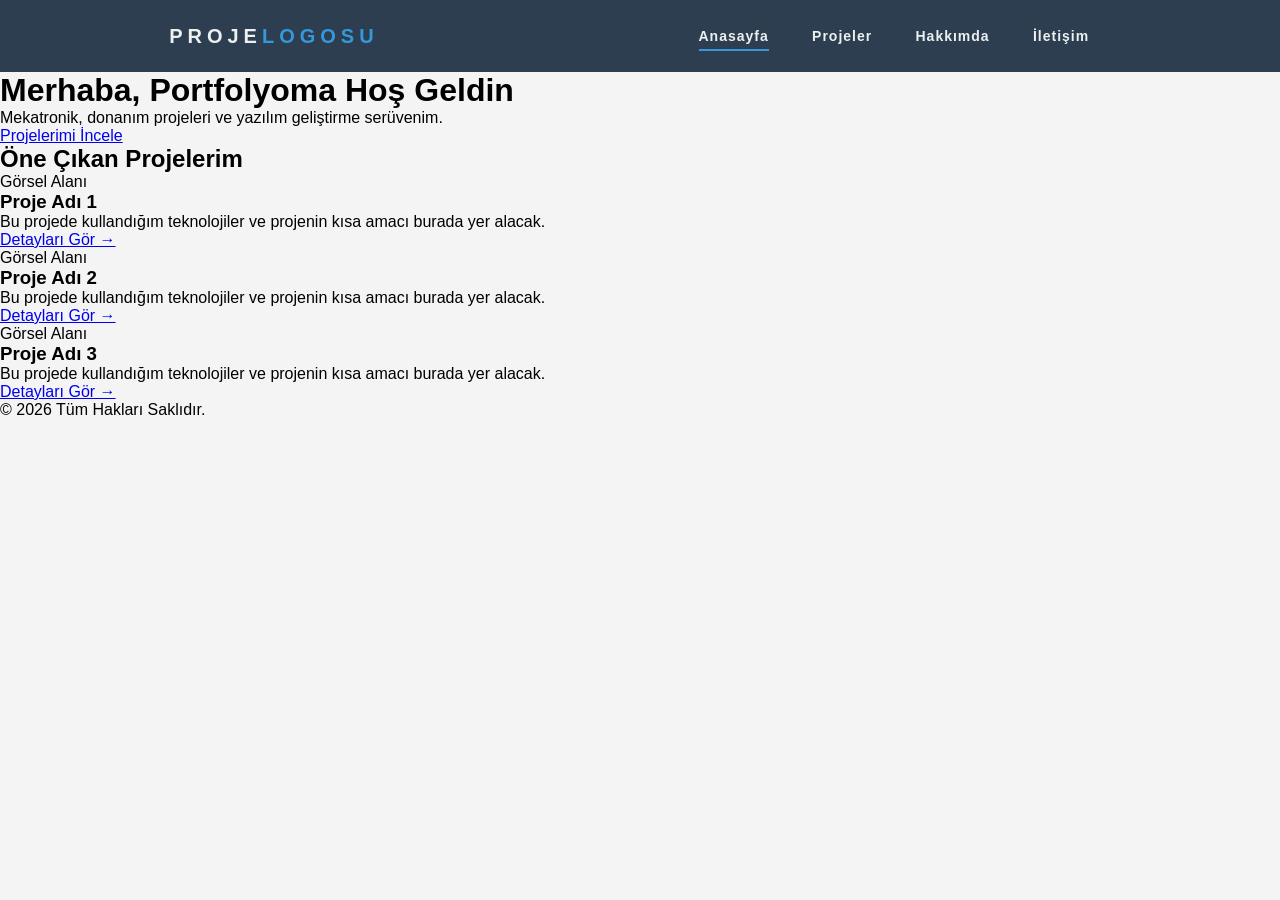
<file: index12.html>
<!DOCTYPE html>
<html lang="tr">
<head>
    <meta charset="UTF-8">
    <meta name="viewport" content="width=device-width, initial-scale=1.0">
    <title>Kişisel Portfolyo</title>
    <link rel="stylesheet" href="style.css">
</head>
<body>

    <nav class="navbar">
        <div class="logo">PROJE<span>LOGOSU</span></div>
        <ul class="nav-links">
            <li><a href="#" class="active">Anasayfa</a></li>
            <li><a href="projeler.html">Projeler</a></li>
            <li><a href="hakkımda.html">Hakkımda</a></li>
            <li><a href="iletisim.html">İletişim</a></li>
        </ul>
        <div class="burger">
            <div class="line1"></div>
            <div class="line2"></div>
            <div class="line3"></div>
        </div>
    </nav>

    <header class="hero" id="anasayfa">
        <div class="hero-content">
            <h1>Merhaba, Portfolyoma Hoş Geldin</h1>
            <p>Mekatronik, donanım projeleri ve yazılım geliştirme serüvenim.</p>
            <a href="#projeler" class="btn">Projelerimi İncele</a>
        </div>
    </header>

    <section class="projects-section" id="projeler">
        <h2>Öne Çıkan Projelerim</h2>
        <div class="project-grid">
            
            <div class="project-card">
                <div class="project-image">Görsel Alanı</div>
                <div class="project-info">
                    <h3>Proje Adı 1</h3>
                    <p>Bu projede kullandığım teknolojiler ve projenin kısa amacı burada yer alacak.</p>
                    <a href="#" class="project-link">Detayları Gör &rarr;</a>
                </div>
            </div>

            <div class="project-card">
                <div class="project-image">Görsel Alanı</div>
                <div class="project-info">
                    <h3>Proje Adı 2</h3>
                    <p>Bu projede kullandığım teknolojiler ve projenin kısa amacı burada yer alacak.</p>
                    <a href="#" class="project-link">Detayları Gör &rarr;</a>
                </div>
            </div>

            <div class="project-card">
                <div class="project-image">Görsel Alanı</div>
                <div class="project-info">
                    <h3>Proje Adı 3</h3>
                    <p>Bu projede kullandığım teknolojiler ve projenin kısa amacı burada yer alacak.</p>
                    <a href="#" class="project-link">Detayları Gör &rarr;</a>
                </div>
            </div>

        </div>
    </section>

    <footer>
        <p>&copy; 2026 Tüm Hakları Saklıdır.</p>
    </footer>

</body>
</html>
</file>
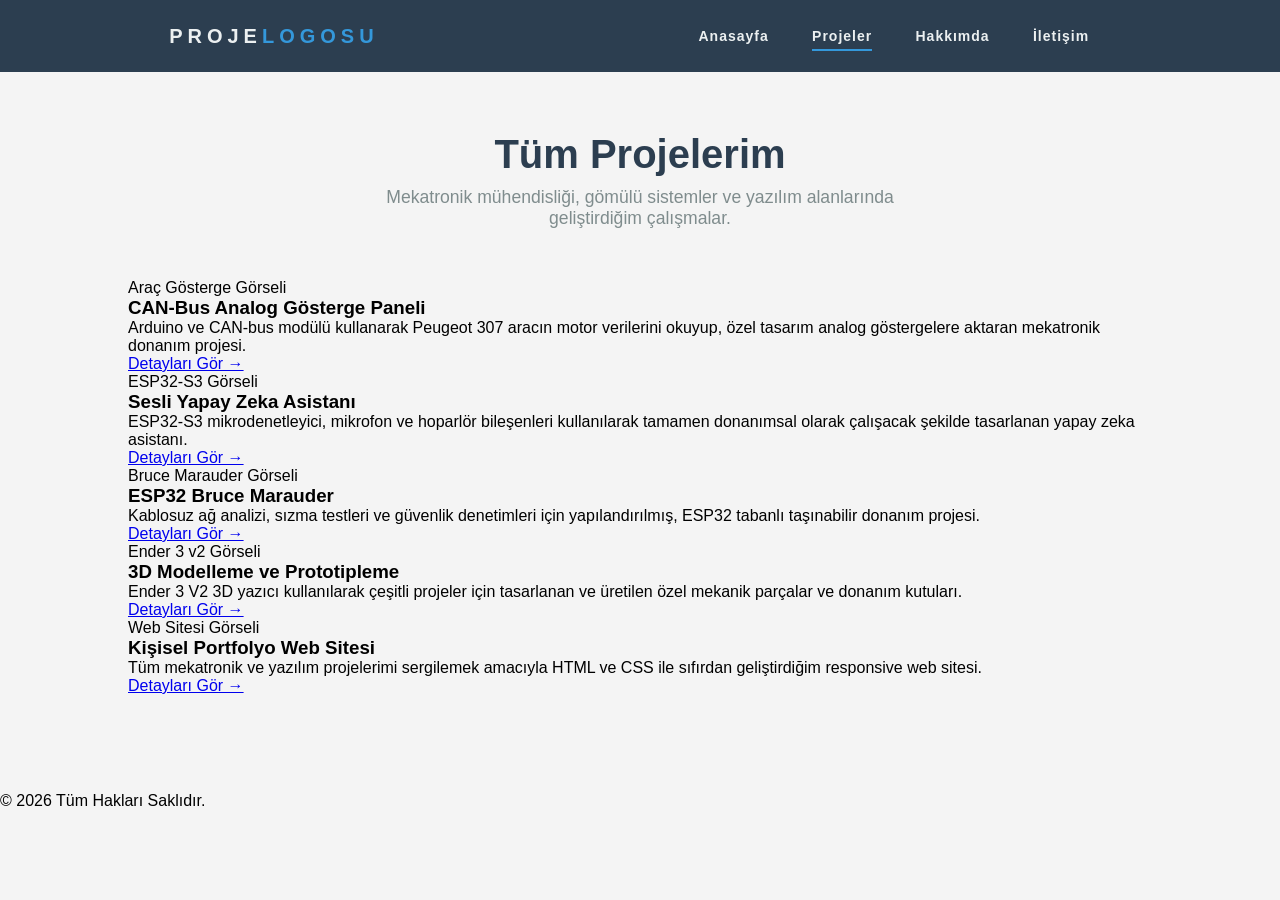
<file: projeler.html>
<!DOCTYPE html>
<html lang="tr">
<head>
    <meta charset="UTF-8">
    <meta name="viewport" content="width=device-width, initial-scale=1.0">
    <title>Projelerim | Portfolyo</title>
    <link rel="stylesheet" href="style.css">
</head>
<body>

    <nav class="navbar">
        <div class="logo">PROJE<span>LOGOSU</span></div>
        <ul class="nav-links">
            <li><a href="index">Anasayfa</a></li>
            <li><a href="projeler" class="active">Projeler</a></li>
            <li><a href="hakkimda">Hakkımda</a></li>
            <li><a href="iletisim">İletişim</a></li>
        </ul>
        <div class="burger">
            <div class="line1"></div>
            <div class="line2"></div>
            <div class="line3"></div>
        </div>
    </nav>

    <section class="projects-page-section">
        <div class="projects-header">
            <h2>Tüm Projelerim</h2>
            <p>Mekatronik mühendisliği, gömülü sistemler ve yazılım alanlarında geliştirdiğim çalışmalar.</p>
        </div>

        <div class="project-grid">
            
            <div class="project-card">
                <div class="project-image">Araç Gösterge Görseli</div>
                <div class="project-info">
                    <h3>CAN-Bus Analog Gösterge Paneli</h3>
                    <p>Arduino ve CAN-bus modülü kullanarak Peugeot 307 aracın motor verilerini okuyup, özel tasarım analog göstergelere aktaran mekatronik donanım projesi.</p>
                    <a href="#" class="project-link">Detayları Gör &rarr;</a>
                </div>
            </div>

            <div class="project-card">
                <div class="project-image">ESP32-S3 Görseli</div>
                <div class="project-info">
                    <h3>Sesli Yapay Zeka Asistanı</h3>
                    <p>ESP32-S3 mikrodenetleyici, mikrofon ve hoparlör bileşenleri kullanılarak tamamen donanımsal olarak çalışacak şekilde tasarlanan yapay zeka asistanı.</p>
                    <a href="#" class="project-link">Detayları Gör &rarr;</a>
                </div>
            </div>

            <div class="project-card">
                <div class="project-image">Bruce Marauder Görseli</div>
                <div class="project-info">
                    <h3>ESP32 Bruce Marauder</h3>
                    <p>Kablosuz ağ analizi, sızma testleri ve güvenlik denetimleri için yapılandırılmış, ESP32 tabanlı taşınabilir donanım projesi.</p>
                    <a href="#" class="project-link">Detayları Gör &rarr;</a>
                </div>
            </div>

        

            <div class="project-card">
                <div class="project-image">Ender 3 v2 Görseli</div>
                <div class="project-info">
                    <h3>3D Modelleme ve Prototipleme</h3>
                    <p>Ender 3 V2 3D yazıcı kullanılarak çeşitli projeler için tasarlanan ve üretilen özel mekanik parçalar ve donanım kutuları.</p>
                    <a href="#" class="project-link">Detayları Gör &rarr;</a>
                </div>
            </div>

            <div class="project-card">
                <div class="project-image">Web Sitesi Görseli</div>
                <div class="project-info">
                    <h3>Kişisel Portfolyo Web Sitesi</h3>
                    <p>Tüm mekatronik ve yazılım projelerimi sergilemek amacıyla HTML ve CSS ile sıfırdan geliştirdiğim responsive web sitesi.</p>
                    <a href="#" class="project-link">Detayları Gör &rarr;</a>
                </div>
            </div>

        </div>
    </section>

    <footer>

        <p>&copy; 2026 Tüm Hakları Saklıdır.</
</file>
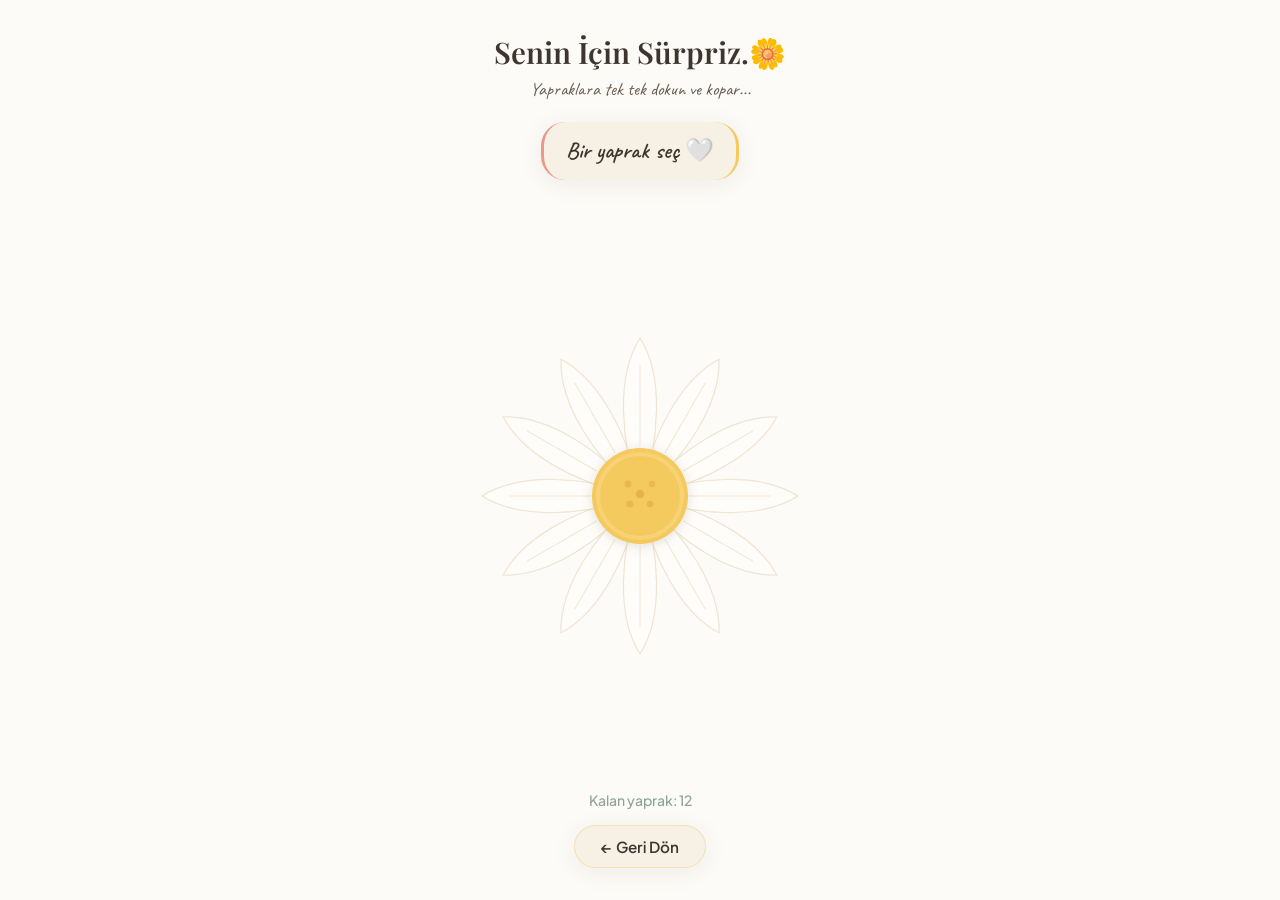
<file: seninicin/papatyafali.html>
<!DOCTYPE html>
<html lang="tr">
<head>
  <meta charset="UTF-8">
  <meta name="viewport" content="width=device-width, initial-scale=1.0, viewport-fit=cover">
  <meta name="theme-color" content="#FDFBF7">
  <title>SENİ SEVİYORUM 🌼</title>
  <link rel="preconnect" href="https://fonts.googleapis.com">
  <link rel="preconnect" href="https://fonts.gstatic.com" crossorigin>
  <link href="https://fonts.googleapis.com/css2?family=Caveat:wght@400;600&family=Playfair+Display:ital,wght@0,600;1,400;1,600&family=Plus+Jakarta+Sans:wght@400;500;600&display=swap" rel="stylesheet">
  <style>
    *, *::before, *::after {
      margin: 0;
      padding: 0;
      box-sizing: border-box;
    }

    :root {
      --bg-main: #FDFBF7;
      --bg-card: #F7F1E5;
      --yellow: #F4C95D;
      --coral: #E8998D;
      --sage: #8DA399;
      --text: #3D352E;
      --text-light: #6B5F54;
      --white: #ffffff;
      --shadow-soft: 0 4px 24px rgba(61, 53, 46, 0.08);
      --shadow-hover: 0 8px 32px rgba(61, 53, 46, 0.14);
      --radius: 20px;
    }

    body {
      font-family: 'Plus Jakarta Sans', sans-serif;
      background-color: var(--bg-main);
      color: var(--text);
      min-height: 100dvh;
      overflow-x: hidden;
      display: flex;
      flex-direction: column;
      align-items: center;
      justify-content: space-between;
      padding: 1.5rem 1rem 2rem;
      position: relative;
    }

    /* Üst Başlık & İpucu */
    .header-area {
      text-align: center;
      max-width: 420px;
      margin-top: 0.5rem;
    }

    .title {
      font-family: 'Playfair Display', serif;
      font-size: clamp(1.4rem, 4.5vw, 1.85rem);
      font-weight: 600;
      color: var(--text);
      margin-bottom: 0.4rem;
    }

    .subtitle {
      font-family: 'Caveat', cursive;
      font-size: 1.15rem;
      color: var(--text-light);
    }

    /* Fal Mesaj Alanı */
    .message-container {
      width: 100%;
      max-width: 380px;
      min-height: 72px;
      display: flex;
      align-items: center;
      justify-content: center;
      margin: 0.8rem 0;
      text-align: center;
      padding: 0.5rem 1rem;
    }

    .fortune-message {
      font-family: 'Caveat', cursive;
      font-size: 1.45rem;
      font-weight: 600;
      color: var(--text);
      line-height: 1.4;
      background: var(--bg-card);
      padding: 0.8rem 1.4rem;
      border-radius: 24px;
      box-shadow: var(--shadow-soft);
      border-left: 3.5px solid var(--coral);
      border-right: 3.5px solid var(--yellow);
      animation: popIn 0.45s cubic-bezier(0.34, 1.56, 0.64, 1);
    }

    @keyframes popIn {
      0% { transform: scale(0.85); opacity: 0; }
      100% { transform: scale(1); opacity: 1; }
    }

    /* Papatya Alanı */
    .daisy-stage {
      position: relative;
      width: min(340px, 86vw);
      height: min(340px, 86vw);
      display: flex;
      align-items: center;
      justify-content: center;
      margin: auto 0;
      user-select: none;
      -webkit-user-select: none;
    }

    .daisy-svg {
      width: 100%;
      height: 100%;
      overflow: visible;
    }

    /* Koparılabilir Yapraklar */
    .petal {
      cursor: pointer;
      -webkit-tap-highlight-color: transparent;
      transition: filter 0.25s ease;
    }

    .petal:hover {
      filter: drop-shadow(0 0 8px rgba(244, 201, 93, 0.7));
    }

    /* Kopup Düşme Animasyonu:
       Her yaprak kendi transform-origin merkezinden kendi ekseni boyunca dışarı fırlayıp aşağı süzülür */
    .petal.falling {
      pointer-events: none;
      animation: petalPluck 1.2s cubic-bezier(0.2, 0.8, 0.4, 1) forwards;
    }

    @keyframes petalPluck {
      0% {
        opacity: 1;
        transform: rotate(var(--rot)) translateY(0) scale(1);
      }
      30% {
        opacity: 0.95;
        transform: rotate(var(--rot)) translateY(-25px) scale(1.05);
      }
      70% {
        opacity: 0.6;
        transform: rotate(var(--rot)) translateY(80px) rotate(18deg) scale(0.9);
      }
      100% {
        opacity: 0;
        transform: rotate(var(--rot)) translateY(220px) rotate(40deg) scale(0.5);
      }
    }

    /* Sarı Merkez (Göbek) */
    .daisy-center {
      transform-origin: 170px 170px;
      transition: all 0.5s ease;
      cursor: default;
      pointer-events: none;
    }

    .daisy-center.golden-glow {
      animation: centerGlow 1.8s ease-in-out infinite alternate;
    }

    .daisy-center.zoom-grow {
      animation: centerGrowMorph 0.8s cubic-bezier(0.34, 1.3, 0.64, 1) forwards;
    }

    @keyframes centerGlow {
      0% {
        filter: drop-shadow(0 0 10px rgba(244, 201, 93, 0.6));
        transform: scale(1);
      }
      100% {
        filter: drop-shadow(0 0 24px rgba(244, 201, 93, 0.95)) drop-shadow(0 0 10px rgba(232, 153, 141, 0.6));
        transform: scale(1.15);
      }
    }

    @keyframes centerGrowMorph {
      0% {
        transform: scale(1);
        opacity: 1;
        filter: drop-shadow(0 0 12px rgba(244, 201, 93, 0.8));
      }
      50% {
        transform: scale(1.6);
        opacity: 0.85;
        filter: drop-shadow(0 0 30px rgba(244, 201, 93, 1)) drop-shadow(0 0 15px rgba(232, 153, 141, 0.8));
      }
      100% {
        transform: scale(2.2);
        opacity: 0;
        filter: drop-shadow(0 0 40px rgba(244, 201, 93, 0));
      }
    }

    /* ══════════════════════════════════════════
       FİNAL SAHNESİ: POLAROİD FOTOĞRAF ALANI
       ══════════════════════════════════════════ */
    .photo-reveal-container {
      position: absolute;
      top: 50%;
      left: 50%;
      transform: translate(-50%, -50%) scale(0.12);
      opacity: 0;
      pointer-events: none;
      z-index: 20;
      display: flex;
      flex-direction: column;
      align-items: center;
      transition: transform 0.9s cubic-bezier(0.34, 1.5, 0.64, 1), opacity 0.6s ease;
      width: min(280px, 80vw);
      max-width: 280px;
    }

    .photo-reveal-container.revealed {
      transform: translate(-50%, -50%) scale(1);
      opacity: 1;
      pointer-events: auto;
    }

    /* Şık Polaroid / Yumuşak Köşeli Çerçeve */
    .polaroid-frame {
      background: #FFFFFF;
      padding: 10px 10px 14px 10px;
      border-radius: 18px;
      box-shadow: 0 10px 32px rgba(61, 53, 46, 0.16),
                  0 0 32px rgba(244, 201, 93, 0.45),
                  0 0 18px rgba(232, 153, 141, 0.4); /* Sıcak altın/mercan parlama efekti */
      width: 100%;
      max-width: 280px;
      display: flex;
      flex-direction: column;
      align-items: center;
      border: 1.5px solid rgba(244, 201, 93, 0.35);
      animation: gentleFrameSway 4s ease-in-out infinite alternate;
    }

    @keyframes gentleFrameSway {
      0% { transform: rotate(-1.5deg); }
      100% { transform: rotate(1.5deg); }
    }

    .polaroid-img-wrap {
      width: 100%;
      aspect-ratio: 1 / 1;
      border-radius: 12px;
      overflow: hidden;
      background: #F7F1E5;
      position: relative;
    }

    .polaroid-photo {
      width: 100%;
      height: 100%;
      object-fit: cover;
      object-position: center;
      display: block;
    }

    /* Kalan Yaprak Sayacı */
    .petal-counter {
      font-size: 0.88rem;
      color: var(--sage);
      font-weight: 500;
      margin-bottom: 0.5rem;
      transition: opacity 0.3s;
    }

    /* Sonuç Kartı (Fotoğrafın altında beliren alan) */
    .result-box {
      display: none;
      flex-direction: column;
      align-items: center;
      gap: 0.6rem;
      text-align: center;
      max-width: 360px;
      animation: fadeInUp 0.8s cubic-bezier(0.22, 1, 0.36, 1) forwards;
      margin-top: 0.8rem;
      margin-bottom: 0.5rem;
      z-index: 25;
    }

    .result-box.show {
      display: flex;
    }

    @keyframes fadeInUp {
      0% { opacity: 0; transform: translateY(18px); }
      100% { opacity: 1; transform: translateY(0); }
    }

    .result-text {
      font-family: 'Caveat', cursive;
      font-size: clamp(1.6rem, 5.5vw, 2.1rem);
      font-weight: 700;
      color: #D4786B;
      letter-spacing: 0.01em;
      line-height: 1.3;
      text-shadow: 0 2px 10px rgba(232, 153, 141, 0.3);
    }

    /* Alt Butonlar */
    .bottom-actions {
      display: flex;
      flex-direction: column;
      align-items: center;
      gap: 0.8rem;
      margin-top: 0.5rem;
      z-index: 25;
    }

    .back-btn {
      display: inline-flex;
      align-items: center;
      gap: 0.4rem;
      padding: 0.7rem 1.6rem;
      background: var(--bg-card);
      color: var(--text);
      text-decoration: none;
      border-radius: 25px;
      font-size: 0.95rem;
      font-weight: 600;
      box-shadow: var(--shadow-soft);
      border: 1.5px solid rgba(244, 201, 93, 0.4);
      transition: all 0.3s;
      -webkit-tap-highlight-color: transparent;
    }

    .back-btn:hover {
      background: #FFF3DF;
      border-color: var(--yellow);
      transform: translateY(-2px);
      box-shadow: var(--shadow-hover);
    }

    /* Uçuşan Kalpler Canvas */
    #heartCanvas {
      position: fixed;
      top: 0;
      left: 0;
      width: 100%;
      height: 100%;
      pointer-events: none;
      z-index: 99;
      opacity: 0;
      transition: opacity 0.8s ease;
    }

    #heartCanvas.active {
      opacity: 1;
    }
  </style>
</head>
<body>

  <!-- Canvas: Bitişte uçuşan kalpler -->
  <canvas id="heartCanvas"></canvas>

  <!-- Üst Başlık -->
  <header class="header-area">
    <h1 class="title">Senin İçin Sürpriz.🌼</h1>
    <p class="subtitle" id="instructionText">Yapraklara tek tek dokun ve kopar...</p>
  </header>

  <!-- Fal Mesajı -->
  <div class="message-container">
    <div class="fortune-message" id="fortuneMessage">Bir yaprak seç 🤍</div>
  </div>

  <!-- Papatya SVG Sahnesi (340x340, Merkez 170,170) -->
  <div class="daisy-stage" id="daisyStage">
    <svg class="daisy-svg" viewBox="0 0 340 340" xmlns="http://www.w3.org/2000/svg">
      <!-- 12 Adet Tam Simetrik 30 Derece Aralıklarla Dizilmiş Koparılabilir Yaprak -->
      <g id="petalsGroup">
        <!-- Yaprak 1 (0°) -->
        <g class="petal" data-index="0" style="--rot: 0deg;" transform="rotate(0 170 170)">
          <!-- Oval damla formunda yaprak: alt ucu merkeze (170,170) iner, sarı göbeğin altında kaybolur -->
          <path d="M170 170 C150 115 146 50 170 12 C194 50 190 115 170 170 Z" fill="#FFFDF9" stroke="#EFE4D2" stroke-width="1.2"/>
          <path d="M170 40 L170 120" stroke="#ECE0CD" stroke-width="0.8" stroke-linecap="round"/>
        </g>
        <!-- Yaprak 2 (30°) -->
        <g class="petal" data-index="1" style="--rot: 30deg;" transform="rotate(30 170 170)">
          <path d="M170 170 C150 115 146 50 170 12 C194 50 190 115 170 170 Z" fill="#FFFDF9" stroke="#EFE4D2" stroke-width="1.2"/>
          <path d="M170 40 L170 120" stroke="#ECE0CD" stroke-width="0.8" stroke-linecap="round"/>
        </g>
        <!-- Yaprak 3 (60°) -->
        <g class="petal" data-index="2" style="--rot: 60deg;" transform="rotate(60 170 170)">
          <path d="M170 170 C150 115 146 50 170 12 C194 50 190 115 170 170 Z" fill="#FFFDF9" stroke="#EFE4D2" stroke-width="1.2"/>
          <path d="M170 40 L170 120" stroke="#ECE0CD" stroke-width="0.8" stroke-linecap="round"/>
        </g>
        <!-- Yaprak 4 (90°) -->
        <g class="petal" data-index="3" style="--rot: 90deg;" transform="rotate(90 170 170)">
          <path d="M170 170 C150 115 146 50 170 12 C194 50 190 115 170 170 Z" fill="#FFFDF9" stroke="#EFE4D2" stroke-width="1.2"/>
          <path d="M170 40 L170 120" stroke="#ECE0CD" stroke-width="0.8" stroke-linecap="round"/>
        </g>
        <!-- Yaprak 5 (120°) -->
        <g class="petal" data-index="4" style="--rot: 120deg;" transform="rotate(120 170 170)">
          <path d="M170 170 C150 115 146 50 170 12 C194 50 190 115 170 170 Z" fill="#FFFDF9" stroke="#EFE4D2" stroke-width="1.2"/>
          <path d="M170 40 L170 120" stroke="#ECE0CD" stroke-width="0.8" stroke-linecap="round"/>
        </g>
        <!-- Yaprak 6 (150°) -->
        <g class="petal" data-index="5" style="--rot: 150deg;" transform="rotate(150 170 170)">
          <path d="M170 170 C150 115 146 50 170 12 C194 50 190 115 170 170 Z" fill="#FFFDF9" stroke="#EFE4D2" stroke-width="1.2"/>
          <path d="M170 40 L170 120" stroke="#ECE0CD" stroke-width="0.8" stroke-linecap="round"/>
        </g>
        <!-- Yaprak 7 (180°) -->
        <g class="petal" data-index="6" style="--rot: 180deg;" transform="rotate(180 170 170)">
          <path d="M170 170 C150 115 146 50 170 12 C194 50 190 115 170 170 Z" fill="#FFFDF9" stroke="#EFE4D2" stroke-width="1.2"/>
          <path d="M170 40 L170 120" stroke="#ECE0CD" stroke-width="0.8" stroke-linecap="round"/>
        </g>
        <!-- Yaprak 8 (210°) -->
        <g class="petal" data-index="7" style="--rot: 210deg;" transform="rotate(210 170 170)">
          <path d="M170 170 C150 115 146 50 170 12 C194 50 190 115 170 170 Z" fill="#FFFDF9" stroke="#EFE4D2" stroke-width="1.2"/>
          <path d="M170 40 L170 120" stroke="#ECE0CD" stroke-width="0.8" stroke-linecap="round"/>
        </g>
        <!-- Yaprak 9 (240°) -->
        <g class="petal" data-index="8" style="--rot: 240deg;" transform="rotate(240 170 170)">
          <path d="M170 170 C150 115 146 50 170 12 C194 50 190 115 170 170 Z" fill="#FFFDF9" stroke="#EFE4D2" stroke-width="1.2"/>
          <path d="M170 40 L170 120" stroke="#ECE0CD" stroke-width="0.8" stroke-linecap="round"/>
        </g>
        <!-- Yaprak 10 (270°) -->
        <g class="petal" data-index="9" style="--rot: 270deg;" transform="rotate(270 170 170)">
          <path d="M170 170 C150 115 146 50 170 12 C194 50 190 115 170 170 Z" fill="#FFFDF9" stroke="#EFE4D2" stroke-width="1.2"/>
          <path d="M170 40 L170 120" stroke="#ECE0CD" stroke-width="0.8" stroke-linecap="round"/>
        </g>
        <!-- Yaprak 11 (300°) -->
        <g class="petal" data-index="10" style="--rot: 300deg;" transform="rotate(300 170 170)">
          <path d="M170 170 C150 115 146 50 170 12 C194 50 190 115 170 170 Z" fill="#FFFDF9" stroke="#EFE4D2" stroke-width="1.2"/>
          <path d="M170 40 L170 120" stroke="#ECE0CD" stroke-width="0.8" stroke-linecap="round"/>
        </g>
        <!-- Yaprak 12 (330°) -->
        <g class="petal" data-index="11" style="--rot: 330deg;" transform="rotate(330 170 170)">
          <path d="M170 170 C150 115 146 50 170 12 C194 50 190 115 170 170 Z" fill="#FFFDF9" stroke="#EFE4D2" stroke-width="1.2"/>
          <path d="M170 40 L170 120" stroke="#ECE0CD" stroke-width="0.8" stroke-linecap="round"/>
        </g>
      </g>

      <!-- Altın Papatya Merkezi (Göbek: z-index ile yaprakların üstünde, dikişsiz örtüşme) -->
      <g class="daisy-center" id="daisyCenter">
        <!-- Dış yumuşak gölge ve göbek dairesi -->
        <circle cx="170" cy="170" r="48" fill="#F4C95D" filter="drop-shadow(0 2px 6px rgba(61, 53, 46, 0.14))"/>
        <circle cx="170" cy="170" r="44" fill="#F8D375"/>
        <circle cx="170" cy="170" r="40" fill="#F4C95D" opacity="0.9"/>
        <!-- Doğal papatya merkezi benekleri -->
        <circle cx="158" cy="158" r="3.5" fill="#DEAB3E" opacity="0.6"/>
        <circle cx="182" cy="158" r="3.2" fill="#DEAB3E" opacity="0.55"/>
        <circle cx="160" cy="178" r="3.5" fill="#DEAB3E" opacity="0.55"/>
        <circle cx="180" cy="178" r="3.2" fill="#DEAB3E" opacity="0.6"/>
        <circle cx="170" cy="168" r="4.2" fill="#DEAB3E" opacity="0.7"/>
      </g>
    </svg>

    <!-- Polaroid Fotoğraf Çerçevesi (Merkezden Büyüyen Sürpriz) -->
    <div class="photo-reveal-container" id="photoRevealContainer">
      <div class="polaroid-frame">
        <div class="polaroid-img-wrap">
          <img src="supriz.jpg" alt="Biz" class="polaroid-photo" id="surprisePhoto" onerror="handlePhotoFallback(this)">
        </div>
      </div>
    </div>
  </div>

  <!-- Kalan Yaprak Bilgisi -->
  <div class="petal-counter" id="petalCounter">Kalan yaprak: 12</div>

  <!-- Bitiş Sonuç Kartı (Fotoğrafın hemen altında beliren alan) -->
  <div class="result-box" id="resultBox">
    <div class="result-text">Sonuç hep aynı: Seni çok seviyorum 🌼</div>
    <a href="index.html" class="back-btn" style="margin-top: 0.4rem;">← Geri Dön</a>
  </div>

  <!-- Oyun Esnasında Alt Buton -->
  <div class="bottom-actions" id="initialActions">
    <a href="index.html" class="back-btn">← Geri Dön</a>
  </div>

  <script>
    // Fotoğraf yükleme fallback yönetimi (supriz.jpg -> supriz.jpeg -> supriz.png)
    function handlePhotoFallback(img) {
      if (!img.dataset.triedJpeg && (img.src.includes('supriz.jpg') || img.src.endsWith('supriz.jpg'))) {
        img.dataset.triedJpeg = 'true';
        img.src = 'supriz.jpeg';
      } else if (!img.dataset.triedPng) {
        img.dataset.triedPng = 'true';
        img.src = 'supriz.png';
      }
    }

    document.addEventListener('DOMContentLoaded', () => {
      // 12 yaprak için 12 tatlı fal mesajı
      const messages = [
        'Seni her şeyden çok seviyorum 🤍',
        'İyi olman benim için dünyalara bedel',
        'Gülüşün en sevdiğim manzara',
        'Aklım da kalbim de hep seninle',
        'Yanına geleceğim günü iple çekiyorum',
        'İyi ki hayatımdasın',
        'Sen benim en kıymetlimsin',
        'Her şey çok güzel olacak',
        'Seninle geçen her an çok değerli',
        'Gözlerinin içi hep böyle parlasın',
        'Kalbim daima seninle atıyor',
        'Seni dünyalar kadar çok seviyorum 🌼'
      ];

      const petals = document.querySelectorAll('.petal');
      const fortuneMessage = document.getElementById('fortuneMessage');
      const petalCounter = document.getElementById('petalCounter');
      const daisyCenter = document.getElementById('daisyCenter');
      const resultBox = document.getElementById('resultBox');
      const instructionText = document.getElementById('instructionText');
      const heartCanvas = document.getElementById('heartCanvas');

      let remainingPetals = petals.length;
      let messageIndex = 0;

      petals.forEach(petal => {
        function pluckPetal(e) {
          if (petal.classList.contains('falling')) return;
          if (e.type === 'touchstart') e.preventDefault();

          // Kopma animasyonu başlat
          petal.classList.add('falling');
          remainingPetals--;

          // Mesajı güncelle
          const currentMsg = messages[messageIndex % messages.length];
          messageIndex++;
          
          fortuneMessage.style.animation = 'none';
          fortuneMessage.offsetHeight; // trigger reflow
          fortuneMessage.textContent = currentMsg;
          fortuneMessage.style.animation = 'popIn 0.45s cubic-bezier(0.34, 1.56, 0.64, 1)';

          // Sayacı güncelle
          if (remainingPetals > 0) {
            petalCounter.textContent = `Kalan yaprak: ${remainingPetals}`;
          } else {
            petalCounter.style.display = 'none';
            allPetalsPlucked();
          }
        }

        petal.addEventListener('click', pluckPetal);
        petal.addEventListener('touchstart', pluckPetal, { passive: false });
      });

      // Tüm yapraklar koparıldığında
      function allPetalsPlucked() {
        // Sarı merkeze ilk parlama efekti ver
        daisyCenter.classList.add('golden-glow');

        // Kısa bir gecikmeyle (0.5 saniye sonra) sarı göbek fotoğrafa dönüşsün
        setTimeout(() => {
          // Fal mesaj alanını yumuşakça gizle
          if (fortuneMessage && fortuneMessage.parentElement) {
            fortuneMessage.parentElement.style.transition = 'opacity 0.4s ease';
            fortuneMessage.parentElement.style.opacity = '0';
            setTimeout(() => {
              fortuneMessage.parentElement.style.display = 'none';
            }, 400);
          }

          // Sarı göbek büyüyerek kaybolsun
          daisyCenter.classList.remove('golden-glow');
          daisyCenter.classList.add('zoom-grow');

          // Polaroid fotoğraf çerçevesi merkezden açılarak belirsin
          const photoContainer = document.getElementById('photoRevealContainer');
          if (photoContainer) {
            photoContainer.classList.add('revealed');
          }

          // Pembe uçuşan kalpler animasyonunu başlat
          startHeartRain();

          // Fotoğrafın hemen altında final mesajı ve Geri Dön butonu belirsin
          setTimeout(() => {
            const initialActions = document.getElementById('initialActions');
            if (initialActions) initialActions.style.display = 'none';
            resultBox.classList.add('show');
          }, 350);
        }, 500);
      }

      // Uçuşan Kalpler Yağmuru
      function startHeartRain() {
        const canvas = heartCanvas;
        const ctx = canvas.getContext('2d');
        canvas.classList.add('active');

        function resize() {
          canvas.width = window.innerWidth;
          canvas.height = window.innerHeight;
        }
        resize();
        window.addEventListener('resize', resize);

        const hearts = [];
        const heartCount = 36;
        const symbols = ['💖', '💕', '💗', '🌸', '✨'];

        for (let i = 0; i < heartCount; i++) {
          hearts.push({
            x: Math.random() * canvas.width,
            y: canvas.height + Math.random() * 80,
            size: Math.random() * 16 + 14,
            speedY: Math.random() * 1.8 + 1.2,
            speedX: Math.random() * 1 - 0.5,
            opacity: Math.random() * 0.5 + 0.5,
            symbol: symbols[Math.floor(Math.random() * symbols.length)]
          });
        }

        let running = true;
        function animate() {
          if (!running) return;
          ctx.clearRect(0, 0, canvas.width, canvas.height);

          hearts.forEach(h => {
            h.y -= h.speedY;
            h.x += h.speedX;
            if (h.y < -30) {
              h.y = canvas.height + 20;
              h.x = Math.random() * canvas.width;
            }

            ctx.save();
            ctx.globalAlpha = h.opacity;
            ctx.font = `${h.size}px sans-serif`;
            ctx.fillText(h.symbol, h.x, h.y);
            ctx.restore();
          });

          requestAnimationFrame(animate);
        }
        animate();
      }
    });
  </script>
</body>
</html>
</file>
<file: style.css>
* {
    margin: 0;
    padding: 0;
    box-sizing: border-box;
    font-family: 'Segoe UI', Tahoma, Geneva, Verdana, sans-serif;
}

body {
    background-color: #f4f4f4;
}

.navbar {
    display: flex;
    justify-content: space-around;
    align-items: center;
    min-height: 8vh;
    background-color: #2c3e50;
    color: white;
    padding: 0 20px;
}

.logo {
    color: #ecf0f1;
    text-transform: uppercase;
    letter-spacing: 5px;
    font-size: 20px;
    font-weight: bold;
}

.logo span {
    color: #3498db;
}

.nav-links {
    display: flex;
    justify-content: space-around;
    width: 35%;
    list-style: none;
}

.nav-links a {
    color: #ecf0f1;
    text-decoration: none;
    letter-spacing: 1px;
    font-weight: bold;
    font-size: 14px;
    transition: color 0.3s ease;
}

.nav-links a:hover {
    color: #3498db;
}

.nav-links a.active {
    border-bottom: 2px solid #3498db;
    padding-bottom: 5px;
}

/* Mobil için Burger Menü İkonu (Gizli) */
.burger {
    display: none;
    cursor: pointer;
}

.burger div {
    width: 25px;
    height: 3px;
    background-color: #ecf0f1;
    margin: 5px;
}

/* Mobil Uyumluluk (Responsive) */
@media screen and (max-width: 768px) {
    .nav-links {
        display: none; /* Basitlik için mobilde gizlendi, JS ile açılabilir */
    }
    
    .burger {
        display: block;
    }
    
    .navbar {
        justify-content: space-between;
    }
}

/* İLETİŞİM SAYFASI TASARIMI */
.contact-section {
    padding: 60px 10%;
    background-color: #f4f4f4;
    min-height: 80vh; /* Sayfanın altını doldurmak için */
    text-align: center;
}

.contact-section h2 {
    color: #2c3e50;
    font-size: 2.5rem;
    margin-bottom: 10px;
}

.contact-desc {
    color: #7f8c8d;
    margin-bottom: 40px;
}

.contact-container {
    display: flex;
    justify-content: space-between;
    gap: 40px;
    background-color: white;
    padding: 40px;
    border-radius: 10px;
    box-shadow: 0 5px 15px rgba(0,0,0,0.1);
}

/* Bilgi Alanı */
.contact-info {
    flex: 1;
    text-align: left;
    display: flex;
    flex-direction: column;
    justify-content: center;
}

.contact-info h3 {
    color: #2c3e50;
    margin-bottom: 20px;
}

.contact-info p {
    color: #34495e;
    margin-bottom: 15px;
    font-size: 1.1rem;
}

/* Form Alanı */
.contact-form {
    flex: 1;
    display: flex;
    flex-direction: column;
    gap: 15px;
}

.contact-form input,
.contact-form textarea {
    width: 100%;
    padding: 15px;
    border: 1px solid #bdc3c7;
    border-radius: 5px;
    font-size: 1rem;
    outline: none;
    transition: border-color 0.3s ease;
}

.contact-form input:focus,
.contact-form textarea:focus {
    border-color: #3498db;
}

.contact-form button {
    border: none;
    cursor: pointer;
    font-size: 1rem;
}

/* Mobilde İletişim Sayfası Uyumluğu */
@media screen and (max-width: 768px) {
    .contact-container {
        flex-direction: column;
    }
}

/* PROJELER SAYFASI ÖZEL BAŞLIK ALANI */
.projects-page-section {
    padding: 60px 10%;
    background-color: #f4f4f4;
    min-height: 80vh;
}

.projects-header {
    text-align: center;
    margin-bottom: 50px;
}

.projects-header h2 {
    color: #2c3e50;
    font-size: 2.5rem;
    margin-bottom: 10px;
}

.projects-header p {
    color: #7f8c8d;
    font-size: 1.1rem;
    max-width: 600px;
    margin: 0 auto;
}


/* HAKKIMDA BÖLÜMÜ */
.about-section {
    display: flex;
    align-items: center;
    justify-content: space-between;
    padding: 80px 10%;
    background-color: white; /* Projeler kısmı gri olduğu için burayı beyaz yaptık, renk ayrımı sağlar */
    gap: 50px;
}

.about-content {
    flex: 1;
}

.about-content h2 {
    font-size: 2.5rem;
    color: #2c3e50;
    margin-bottom: 20px;
}

.about-content p {
    font-size: 1.1rem;
    color: #7f8c8d;
    line-height: 1.7;
    margin-bottom: 20px;
}

.about-image {
    flex: 1;
    display: flex;
    justify-content: center;
}

/* Profil Fotoğrafı Alanı */
.placeholder-img {
    width: 300px;
    height: 300px;
    background-color: #bdc3c7;
    border-radius: 50%; /* Tam yuvarlak yapar */
    display: flex;
    align-items: center;
    justify-content: center;
    color: white;
    font-size: 1.2rem;
    font-weight: bold;
    box-shadow: 0 10px 20px rgba(0,0,0,0.15);
}

/* Mobil Uyumluluk (Responsive) */
@media screen and (max-width: 768px) {
    .about-section {
        flex-direction: column-reverse; /* Mobilde yazıyı alta, resmi üste alır */
        text-align: center;
        padding: 50px 20px;
    }
}
</file>
<file: seninicin/style.css>
/* ══════════════════════════════════════════
   RESET & FOUNDATIONS
   ══════════════════════════════════════════ */

*, *::before, *::after {
  margin: 0;
  padding: 0;
  box-sizing: border-box;
}

:root {
  --bg-main: #FDFBF7;
  --bg-card: #F7F1E5;
  --yellow: #F4C95D;
  --coral: #E8998D;
  --sage: #8DA399;
  --text: #3D352E;
  --text-light: #6B5F54;
  --white: #ffffff;
  --shadow-soft: 0 4px 24px rgba(61, 53, 46, 0.08);
  --shadow-hover: 0 8px 32px rgba(61, 53, 46, 0.14);
  --radius: 20px;
  --radius-sm: 12px;
}

html {
  scroll-behavior: smooth;
  -webkit-text-size-adjust: 100%;
}

body {
  font-family: 'Plus Jakarta Sans', -apple-system, BlinkMacSystemFont, sans-serif;
  background-color: var(--bg-main);
  color: var(--text);
  line-height: 1.7;
  overflow-x: hidden;
  -webkit-font-smoothing: antialiased;
  -moz-osx-font-smoothing: grayscale;
}

/* ══════════════════════════════════════════
   TYPOGRAPHY
   ══════════════════════════════════════════ */

h2, .section-title {
  font-family: 'Playfair Display', Georgia, serif;
  font-weight: 600;
  font-size: clamp(1.5rem, 5vw, 2.2rem);
  text-align: center;
  color: var(--text);
  margin-bottom: 2rem;
  line-height: 1.3;
}

/* ══════════════════════════════════════════
   GLOBAL SECTION SPACING
   ══════════════════════════════════════════ */

.section {
  padding: 4rem 1.25rem;
  max-width: 600px;
  margin: 0 auto;
}

/* ══════════════════════════════════════════
   REVEAL ANIMATIONS (IntersectionObserver)
   ══════════════════════════════════════════ */

.reveal {
  opacity: 0;
  transform: translateY(30px);
  transition: opacity 0.8s cubic-bezier(0.22, 1, 0.36, 1),
              transform 0.8s cubic-bezier(0.22, 1, 0.36, 1);
}

.reveal.visible {
  opacity: 1;
  transform: translateY(0);
}

/* ══════════════════════════════════════════
   BÖLÜM 1: HERO — AÇILIŞ EKRANI
   ══════════════════════════════════════════ */

.hero {
  position: relative;
  min-height: 100dvh;
  display: flex;
  align-items: center;
  justify-content: center;
  overflow: hidden;
}

.hero-inner {
  display: flex;
  flex-direction: column;
  align-items: center;
  gap: 1.5rem;
  z-index: 2;
  padding: 2rem 1.25rem;
  text-align: center;
}

/* Papatya Container & Dokun İpucu */
.tap-cue {
  display: flex;
  flex-direction: column;
  align-items: center;
  gap: 0.8rem;
  cursor: pointer;
  padding: 1.5rem;
  transition: opacity 0.5s ease, transform 0.5s ease;
  user-select: none;
  -webkit-tap-highlight-color: transparent;
}

.tap-cue.hidden {
  opacity: 0;
  transform: scale(0.6);
  pointer-events: none;
  display: none;
}

.tap-circle {
  width: 64px;
  height: 64px;
  border-radius: 50%;
  background: radial-gradient(circle, #FFF9EB 30%, #F5E8C9 100%);
  display: flex;
  align-items: center;
  justify-content: center;
  box-shadow: 0 4px 20px rgba(244, 201, 93, 0.35);
  animation: pulseSoft 2.2s ease-in-out infinite;
  border: 1px solid rgba(244, 201, 93, 0.4);
}

.tap-sparkle {
  animation: rotateSparkle 8s linear infinite;
}

@keyframes pulseSoft {
  0%, 100% { transform: scale(1); box-shadow: 0 4px 18px rgba(244, 201, 93, 0.3); }
  50% { transform: scale(1.1); box-shadow: 0 6px 26px rgba(244, 201, 93, 0.55); }
}

@keyframes rotateSparkle {
  from { transform: rotate(0deg); }
  to { transform: rotate(360deg); }
}

.tap-text {
  font-family: 'Caveat', cursive;
  font-size: 1.6rem;
  color: var(--text);
  letter-spacing: 0.05em;
  font-weight: 600;
}

.daisy-container {
  position: relative;
  width: 280px;
  height: 290px;
  display: flex;
  align-items: center;
  justify-content: center;
}

.bouquet-wrapper {
  position: absolute;
  top: 50%;
  left: 50%;
  transform: translate(-50%, -50%) scale(0);
  opacity: 0;
  transition: transform 1.1s cubic-bezier(0.34, 1.56, 0.64, 1),
              opacity 0.8s ease;
  width: 300px;
  height: 350px;
}

.bouquet-wrapper.bloomed {
  transform: translate(-50%, -50%) scale(1);
  opacity: 1;
}

.forget-me-not {
  transform-origin: center;
}

.flower-sway {
  transform-origin: center bottom;
}

.flower-sway-1 {
  animation: gentleSway 3.5s ease-in-out infinite;
}

.flower-sway-2 {
  animation: gentleSway 4s ease-in-out 0.4s infinite;
  animation-direction: reverse;
}

.flower-sway-3 {
  animation: gentleSway 3.8s ease-in-out 0.8s infinite;
}

@keyframes gentleSway {
  0%, 100% { transform: rotate(0deg); }
  50% { transform: rotate(3deg); }
}

/* Hero CTA Button */
.hero-cta {
  font-family: 'Caveat', cursive;
  font-size: 1.3rem;
  color: var(--text-light);
  background: none;
  border: none;
  cursor: pointer;
  padding: 0.5rem 1rem;
  position: relative;
  transition: color 0.3s;
}

.hero-cta::after {
  content: '';
  position: absolute;
  bottom: 4px;
  left: 50%;
  transform: translateX(-50%);
  width: 60%;
  height: 1px;
  background: var(--coral);
  opacity: 0.5;
}

.hero-cta.hidden {
  opacity: 0;
  pointer-events: none;
  transition: opacity 0.5s;
}

/* Hero Message */
.hero-message {
  opacity: 0;
  transform: translateY(20px);
  transition: opacity 1s ease 0.5s, transform 1s ease 0.5s;
  max-width: 340px;
  pointer-events: none;
}

.hero-message.visible {
  opacity: 1;
  transform: translateY(0);
  pointer-events: auto;
}

.hero-text {
  font-family: 'Playfair Display', serif;
  font-size: 1.05rem;
  font-style: italic;
  color: var(--text);
  line-height: 1.8;
  margin-bottom: 2rem;
}

/* Scroll hint */
.scroll-hint {
  display: flex;
  flex-direction: column;
  align-items: center;
  gap: 0.3rem;
  color: var(--sage);
  font-size: 0.85rem;
  animation: bounce 2s ease-in-out infinite;
}

@keyframes bounce {
  0%, 100% { transform: translateY(0); }
  50% { transform: translateY(8px); }
}

/* Petal Canvas */
#petalCanvas {
  position: fixed;
  top: 0;
  left: 0;
  width: 100%;
  height: 100%;
  pointer-events: none;
  z-index: 999;
  opacity: 0;
  transition: opacity 1s ease;
}

#petalCanvas.active {
  opacity: 1;
}

/* ══════════════════════════════════════════
   BÖLÜM 2: ZARF MEKTUBU
   ══════════════════════════════════════════ */

.envelope-section {
  background: linear-gradient(180deg, var(--bg-main) 0%, #F9F3E8 100%);
  padding-top: 13rem; /* Mektup açıldığında yukarı yükselmesi için yeterli ferah boşluk */
  padding-bottom: 5rem;
}

.envelope-wrapper {
  display: flex;
  justify-content: center;
  perspective: 800px;
  margin-top: 1rem;
}

.envelope {
  position: relative;
  width: min(340px, 88vw);
  height: 250px;
  cursor: pointer;
  -webkit-tap-highlight-color: transparent;
}

.envelope-body {
  position: relative;
  width: 100%;
  height: 100%;
}

.envelope-back {
  position: absolute;
  inset: 0;
  background: linear-gradient(145deg, #F7F1E5, #EDE4D4);
  border-radius: 8px;
  box-shadow: var(--shadow-soft);
  border: 1px solid rgba(61, 53, 46, 0.06);
}

.envelope-front {
  position: absolute;
  bottom: 0;
  left: 0;
  right: 0;
  height: 65%;
  background: linear-gradient(170deg, #F0E8D8, #E8DFD0);
  clip-path: polygon(0 30%, 50% 0, 100% 30%, 100% 100%, 0 100%);
  border-radius: 0 0 8px 8px;
  z-index: 3;
}

.envelope-flap {
  position: absolute;
  top: 0;
  left: 0;
  right: 0;
  height: 55%;
  background: linear-gradient(to bottom, #EDE4D4, #E5DCCC);
  clip-path: polygon(0 0, 50% 100%, 100% 0);
  transform-origin: top center;
  transition: transform 0.8s cubic-bezier(0.4, 0, 0.2, 1);
  z-index: 5;
  display: flex;
  align-items: center;
  justify-content: center;
}

.envelope.opened .envelope-flap {
  transform: rotateX(180deg);
  z-index: 1;
}

.wax-seal {
  margin-top: -15%;
  filter: drop-shadow(0 2px 4px rgba(0,0,0,0.15));
  transition: transform 0.5s, opacity 0.5s;
}

.envelope.opened .wax-seal {
  opacity: 0;
  transform: scale(0.5);
}

.envelope-label {
  position: absolute;
  bottom: 16px;
  left: 50%;
  transform: translateX(-50%);
  font-family: 'Caveat', cursive;
  font-size: 1.1rem;
  color: var(--text-light);
  z-index: 4;
  white-space: nowrap;
  transition: opacity 0.4s;
}

.envelope.opened .envelope-label {
  opacity: 0;
}

/* Letter - Sabit, tek seferde sığacak ve kaydırma olmayacak */
.letter {
  position: absolute;
  top: 4%;
  left: 5%;
  right: 5%;
  height: 235px;
  background: #FCF9F2;
  border-radius: 8px;
  padding: 0.9rem 1rem;
  z-index: 2;
  transform: translateY(0);
  transition: transform 1s cubic-bezier(0.22, 1, 0.36, 1) 0.3s;
  box-shadow: 0 4px 15px rgba(61, 53, 46, 0.1);
  border: 1px solid rgba(232, 153, 141, 0.2);
  overflow: hidden; /* Kesinlikle kaydırma yok, tek bakışta sığar */
  display: flex;
  flex-direction: column;
  justify-content: center;
}

.envelope.opened .letter {
  transform: translateY(-84%);
}

.letter-text {
  font-family: 'Caveat', cursive;
  font-size: 0.96rem;
  color: var(--text);
  line-height: 1.48;
  text-align: left;
  margin: 0;
}

/* ══════════════════════════════════════════
   BÖLÜM 3: MESAFE & CHIBI KARAKTER BULUŞMASI
   ══════════════════════════════════════════ */

.distance-section {
  background: linear-gradient(180deg, var(--bg-main) 0%, #F9F5ED 100%);
  padding: 4rem 1.25rem 5rem;
}

.journey-container {
  display: flex;
  flex-direction: column;
  align-items: center;
  max-width: 520px;
  margin: 0 auto;
  position: relative;
}

.distance-stage {
  width: 100%;
  display: flex;
  align-items: flex-start; /* Taban farkını ortadan kaldırır, iki karakter üstten aynı yatay referans hattına kilitlenir */
  justify-content: space-between;
  position: relative;
  min-height: 195px;
  padding: 1rem 0;
}

.char-station {
  display: flex;
  flex-direction: column;
  align-items: center;
  position: relative;
  z-index: 5;
  transition: opacity 0.6s ease;
}

.station-left {
  position: relative;
  z-index: 6;
}

.station-right {
  position: relative;
  z-index: 5;
}

/* 1. TEK KAPSAYICI KURALI:
   Erkek ve kız karakterlerin her biri tek bir position: relative kapsayıcı içindedir. */
.character-container {
  position: relative;
  display: flex;
  flex-direction: column;
  align-items: center;
  width: 90px;
  height: 106px; /* Sabit yükseklik ile altındaki şehir yazısını her zaman ayak altında sabit tutar */
  animation: gentleBob 3s ease-in-out infinite;
  transform-origin: bottom center;
}

.girl-character {
  animation-delay: 0.5s;
}

@keyframes gentleBob {
  0%, 100% { transform: translateY(0); }
  50% { transform: translateY(-5px); }
}

/* 2. KAFA KONUMU VE BOYUTU:
   Her iki kafa <img> etiketine position: absolute; left: 50%; transform: translateX(-50%); z-index: 10; pointer-events: none;
   Genişlik width: 95px; height: 95px; object-fit: contain; ve dikey konum top: -45px;
   Gövde ise margin-top: 30px; ile aşağıda durur. */
.character-head {
  position: absolute;
  left: 50%;
  transform: translateX(-50%);
  top: -45px;
  width: 95px;
  height: 95px;
  object-fit: contain;
  z-index: 10;
  pointer-events: none;
  filter: drop-shadow(0 4px 10px rgba(61, 53, 46, 0.16));
}

/* zeynepk.png için özel dikey konumlandırma:
   20px daha aşağı indirildi (top: -25px), çene yaka çizgisine sıfır oturur ve saçlar elbisenin üstüne dökülür */
.girl-head-img {
  top: -15px;
  z-index: 10;
}

.character-body-svg {
  position: relative;
  z-index: 2;
  margin-top: 30px;
  filter: drop-shadow(0 2px 5px rgba(61, 53, 46, 0.08));
}

/* Şehir İsimleri: Karakterlerin ayaklarının hemen altında sabit ve net durur */
.city-name {
  font-family: 'Playfair Display', serif;
  font-size: 0.95rem;
  font-weight: 600;
  color: var(--text);
  letter-spacing: 0.02em;
  margin-top: 0.8rem;
  z-index: 4;
}

/* Kavisli Yol */
.road-track {
  position: absolute;
  top: 75px;
  left: 65px;
  right: 65px;
  height: 70px;
  pointer-events: none;
  z-index: 2;
}

.road-svg {
  width: 100%;
  height: 100%;
}

.path-runner-heart {
  position: absolute;
  top: 0;
  left: 0;
  transform: translate(-50%, -50%);
  filter: drop-shadow(0 2px 4px rgba(232, 153, 141, 0.4));
  opacity: 0.8;
}

/* 3. SARILMA ANINDA KAPSAYICI, KOLLAR VE KAFALARIN HİZASI */

/* Sarılma Kol Pozları:
   Erkeğin sağ kolu ve kızın sol kolu birbirine doğru kavrama açısıyla uzanır */
.boy-hug-arm-group,
.girl-hug-arm-group {
  transform-origin: 51px 20px;
  transition: transform 0.6s cubic-bezier(0.34, 1.56, 0.64, 1);
}

.girl-hug-arm-group {
  transform-origin: 20px 20px;
}

/* Sarılma tetiklendiğinde:
   - Erkek kolu kızın belini/sırtını sarar
   - Kızın kolu erkeğin omzunu sarar
   - Erkek kafası hafif sağa rotate(6deg), kız kafası hafif sola rotate(-6deg) yaslanır */
.character-container.hugged-boy {
  z-index: 10;
}

.character-container.hugged-girl {
  z-index: 9;
}

.character-container.hugged-boy .boy-head-img {
  transform: translateX(-50%) rotate(6deg);
  transition: transform 0.6s ease;
}

.character-container.hugged-girl .girl-head-img {
  transform: translateX(-50%) rotate(-6deg);
  transition: transform 0.6s ease;
}

/* Erkeğin kolu kızın gövdesine doğru uzanır */
.character-container.hugged-boy .boy-hug-arm-group {
  transform: rotate(-35deg) scaleX(1.15) translate(4px, -3px);
}

/* Kızın kolu erkeğin omzuna doğru uzanır */
.character-container.hugged-girl .girl-hug-arm-group {
  transform: rotate(35deg) scaleX(1.15) translate(-4px, -3px);
}

/* Sarılma anında tepelerinde uçuşan minik kalpler */
.hug-overhead-hearts {
  position: absolute;
  top: -65px;
  left: 65%;
  transform: translateX(-50%);
  display: flex;
  gap: 6px;
  opacity: 0;
  pointer-events: none;
  z-index: 30;
  transition: opacity 0.5s ease 0.2s;
}

.character-container.hugged-boy .hug-overhead-hearts {
  opacity: 1;
}

.overhead-heart {
  font-size: 1.25rem;
  animation: floatOverhead 2.4s ease-in-out infinite;
}

.oh1 { animation-delay: 0s; font-size: 1.35rem; }
.oh2 { animation-delay: 0.35s; font-size: 1.1rem; }
.oh3 { animation-delay: 0.7s; font-size: 1.45rem; }
.oh4 { animation-delay: 1.05s; font-size: 1.2rem; }

@keyframes floatOverhead {
  0% { transform: translateY(0) scale(0.85); opacity: 0; }
  35% { transform: translateY(-14px) scale(1.15); opacity: 1; }
  75% { transform: translateY(-24px) scale(1); opacity: 0.9; }
  100% { transform: translateY(-34px) scale(0.75); opacity: 0; }
}

/* Yanına Gel Butonu */
.come-to-you-btn {
  margin-top: 1.8rem;
  background: linear-gradient(135deg, var(--coral), #D4786B);
  color: var(--white);
  border: none;
  padding: 0.85rem 1.8rem;
  border-radius: 30px;
  font-family: 'Plus Jakarta Sans', sans-serif;
  font-size: 0.95rem;
  font-weight: 600;
  cursor: pointer;
  box-shadow: 0 4px 16px rgba(232, 153, 141, 0.35);
  transition: all 0.3s cubic-bezier(0.22, 1, 0.36, 1);
  -webkit-tap-highlight-color: transparent;
}

.come-to-you-btn:hover {
  transform: translateY(-2px);
  box-shadow: 0 6px 20px rgba(232, 153, 141, 0.45);
}

.come-to-you-btn:active {
  transform: scale(0.96);
}

.come-to-you-btn.completed {
  opacity: 0;
  pointer-events: none;
  transform: scale(0.8);
  height: 0;
  margin: 0;
  padding: 0;
  overflow: hidden;
}

/* Sarılınca Beliren Mesaj & Kalpler */
.hug-message-box {
  opacity: 0;
  transform: translateY(15px);
  transition: opacity 0.8s ease 0.3s, transform 0.8s ease 0.3s;
  text-align: center;
  margin-top: 1.5rem;
  pointer-events: none;
}

.hug-message-box.show {
  opacity: 1;
  transform: translateY(0);
  pointer-events: auto;
}

.hug-quote {
  font-family: 'Caveat', cursive;
  font-size: 1.4rem;
  color: var(--text);
  line-height: 1.6;
  margin-top: 0.5rem;
  font-weight: 600;
}

.floating-hearts {
  display: flex;
  justify-content: center;
  gap: 0.8rem;
  font-size: 1.3rem;
}

.f-heart {
  animation: floatUp 2.5s ease-in-out infinite;
}

.f-heart.h1 { animation-delay: 0s; }
.f-heart.h2 { animation-delay: 0.4s; }
.f-heart.h3 { animation-delay: 0.8s; font-size: 1.6rem; }
.f-heart.h4 { animation-delay: 1.2s; }
.f-heart.h5 { animation-delay: 1.6s; }

@keyframes floatUp {
  0%, 100% { transform: translateY(0) scale(1); opacity: 0.7; }
  50% { transform: translateY(-10px) scale(1.2); opacity: 1; }
}

@keyframes hugHeartbeat {
  0%, 100% { transform: scale(1); }
  50% { transform: scale(1.03); }
}

/* Yanına Gel Butonu */
.come-to-you-btn {
  margin-top: 1.8rem;
  background: linear-gradient(135deg, var(--coral), #D4786B);
  color: var(--white);
  border: none;
  padding: 0.85rem 1.8rem;
  border-radius: 30px;
  font-family: 'Plus Jakarta Sans', sans-serif;
  font-size: 0.95rem;
  font-weight: 600;
  cursor: pointer;
  box-shadow: 0 4px 16px rgba(232, 153, 141, 0.35);
  transition: all 0.3s cubic-bezier(0.22, 1, 0.36, 1);
  -webkit-tap-highlight-color: transparent;
}

.come-to-you-btn:hover {
  transform: translateY(-2px);
  box-shadow: 0 6px 20px rgba(232, 153, 141, 0.45);
}

.come-to-you-btn:active {
  transform: scale(0.96);
}

.come-to-you-btn.completed {
  opacity: 0;
  pointer-events: none;
  transform: scale(0.8);
  height: 0;
  margin: 0;
  padding: 0;
  overflow: hidden;
}

/* Sarılınca Beliren Mesaj & Kalpler */
.hug-message-box {
  opacity: 0;
  transform: translateY(15px);
  transition: opacity 0.8s ease 0.3s, transform 0.8s ease 0.3s;
  text-align: center;
  margin-top: 1.5rem;
  pointer-events: none;
}

.hug-message-box.show {
  opacity: 1;
  transform: translateY(0);
  pointer-events: auto;
}

.hug-quote {
  font-family: 'Caveat', cursive;
  font-size: 1.4rem;
  color: var(--text);
  line-height: 1.6;
  margin-top: 0.5rem;
  font-weight: 600;
}

.floating-hearts {
  display: flex;
  justify-content: center;
  gap: 0.8rem;
  font-size: 1.3rem;
}

.f-heart {
  animation: floatUp 2.5s ease-in-out infinite;
}

.f-heart.h1 { animation-delay: 0s; }
.f-heart.h2 { animation-delay: 0.4s; }
.f-heart.h3 { animation-delay: 0.8s; font-size: 1.6rem; }
.f-heart.h4 { animation-delay: 1.2s; }
.f-heart.h5 { animation-delay: 1.6s; }

@keyframes floatUp {
  0%, 100% { transform: translateY(0) scale(1); opacity: 0.7; }
  50% { transform: translateY(-10px) scale(1.2); opacity: 1; }
}

/* ══════════════════════════════════════════
   BÖLÜM 5: FOOTER
   ══════════════════════════════════════════ */

.footer {
  padding: 3rem 1.25rem 2.5rem;
  text-align: center;
  display: flex;
  flex-direction: column;
  align-items: center;
  gap: 1rem;
}

.footer-daisy {
  opacity: 0.7;
}

.footer-text {
  font-family: 'Caveat', cursive;
  font-size: 1.22rem;
  color: var(--text);
  line-height: 1.8;
  max-width: 380px;
  font-weight: 500;
}

/* Papatya Falı Yönlendirme Butonu */
.fortune-link-btn {
  display: inline-flex;
  align-items: center;
  justify-content: center;
  margin-top: 1.4rem;
  padding: 0.9rem 1.6rem;
  background: linear-gradient(135deg, #FFF8EC, #FBF0D9);
  color: var(--text);
  border: 1.5px solid rgba(244, 201, 93, 0.6);
  border-radius: 30px;
  font-family: 'Plus Jakarta Sans', sans-serif;
  font-size: 0.95rem;
  font-weight: 600;
  text-decoration: none;
  box-shadow: 0 4px 18px rgba(244, 201, 93, 0.25);
  transition: all 0.3s cubic-bezier(0.22, 1, 0.36, 1);
  -webkit-tap-highlight-color: transparent;
}

.fortune-link-btn:hover {
  transform: translateY(-2px);
  background: linear-gradient(135deg, #FFF3DF, #F9E7C4);
  box-shadow: 0 6px 22px rgba(244, 201, 93, 0.4);
  border-color: var(--yellow);
}

.fortune-link-btn:active {
  transform: scale(0.96);
}

/* ══════════════════════════════════════════
   RESPONSIVE — TABLET & LARGER
   ══════════════════════════════════════════ */

@media (min-width: 480px) {
  .cards-grid {
    gap: 1rem;
    max-width: 440px;
  }

  .care-card {
    padding: 1.5rem 1rem;
  }

  .card-label {
    font-size: 0.9rem;
  }

  .envelope {
    width: 380px;
    height: 270px;
  }

  .letter {
    height: 250px;
    padding: 1.1rem 1.3rem;
  }

  .letter-text {
    font-size: 1.05rem;
    line-height: 1.55;
  }

  .road-line {
    max-width: 280px;
  }
}

@media (min-width: 768px) {
  .section {
    padding: 5rem 2rem;
    max-width: 680px;
  }

  .cards-grid {
    max-width: 520px;
    gap: 1.2rem;
  }
}

/* ══════════════════════════════════════════
   ACCESSIBILITY & MOTION
   ══════════════════════════════════════════ */

@media (prefers-reduced-motion: reduce) {
  *, *::before, *::after {
    animation-duration: 0.01ms !important;
    animation-iteration-count: 1 !important;
    transition-duration: 0.01ms !important;
  }
}

/* Focus visible */
*:focus-visible {
  outline: 2px solid var(--coral);
  outline-offset: 3px;
  border-radius: 4px;
}
</file>
